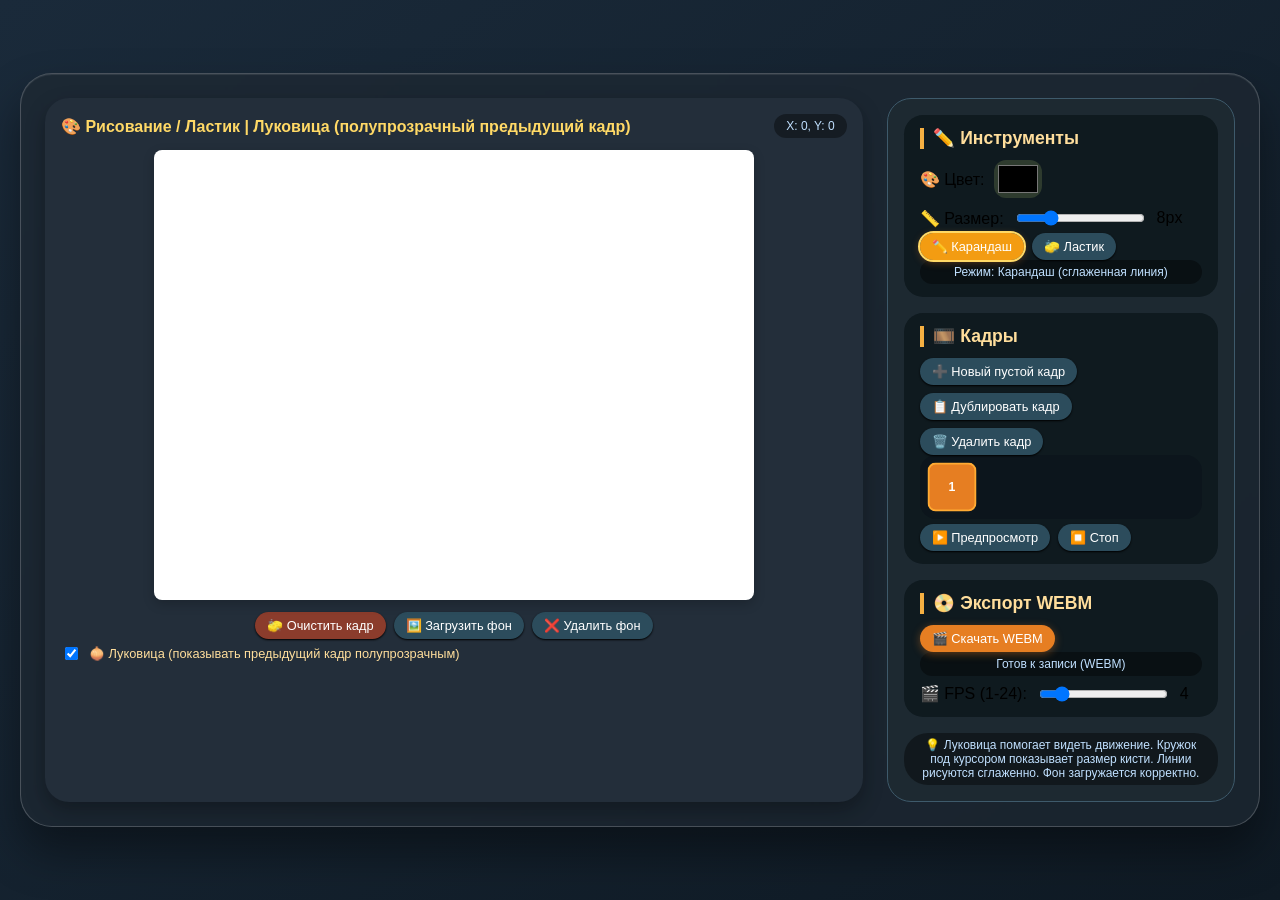
<file: index.html>
<!DOCTYPE html>
<html lang="ru">
<head>
    <meta charset="UTF-8">
    <meta name="viewport" content="width=device-width, initial-scale=1.0, user-scalable=no">
    <title>Аниматор | Покадровая анимация + Луковица + WEBM</title>
    <style>
        * {
            user-select: none;
            box-sizing: border-box;
        }

        body {
            background: linear-gradient(145deg, #1a2a3a 0%, #0f1a24 100%);
            font-family: 'Segoe UI', 'Roboto', 'Poppins', sans-serif;
            display: flex;
            justify-content: center;
            align-items: center;
            min-height: 100vh;
            margin: 0;
            padding: 20px;
        }

        .app-container {
            max-width: 1400px;
            width: 100%;
            background: rgba(30, 40, 50, 0.7);
            backdrop-filter: blur(1px);
            border-radius: 2rem;
            padding: 1.5rem;
            box-shadow: 0 25px 45px rgba(0,0,0,0.4), inset 0 1px 1px rgba(255,255,255,0.1);
            border: 1px solid rgba(255,255,255,0.2);
        }

        .editor-grid {
            display: flex;
            flex-wrap: wrap;
            gap: 1.5rem;
            justify-content: center;
        }

        .canvas-area {
            flex: 3;
            min-width: 280px;
            background: #232e3a;
            border-radius: 1.5rem;
            padding: 1rem;
            box-shadow: 0 8px 20px rgba(0,0,0,0.3);
        }

        .canvas-wrapper {
            background: #2e3b2e;
            border-radius: 1rem;
            display: inline-block;
            box-shadow: 0 0 0 3px #ffd966, 0 10px 25px black;
            position: relative;
        }

        canvas {
            display: block;
            margin: 0 auto;
            background-color: white;
            cursor: crosshair;
            border-radius: 0.5rem;
            box-shadow: 0 4px 12px rgba(0,0,0,0.2);
        }

        .tools-panel {
            flex: 1.2;
            min-width: 260px;
            background: #1e2b32e6;
            backdrop-filter: blur(4px);
            border-radius: 1.5rem;
            padding: 1rem;
            display: flex;
            flex-direction: column;
            gap: 1rem;
            border: 1px solid #3e5a6b;
        }

        .section {
            background: #0f1a1f;
            border-radius: 1.2rem;
            padding: 0.8rem 1rem;
            transition: 0.2s;
        }

        .section h3 {
            margin: 0 0 0.7rem 0;
            font-size: 1.1rem;
            color: #ffde9c;
            border-left: 4px solid #f5b042;
            padding-left: 0.6rem;
        }

        button, .color-preview, input[type="range"] {
            font-weight: bold;
        }

        .button-group {
            display: flex;
            flex-wrap: wrap;
            gap: 8px;
            margin-top: 5px;
        }

        button {
            background: #2c4c5c;
            border: none;
            color: white;
            padding: 6px 12px;
            border-radius: 40px;
            font-size: 0.8rem;
            cursor: pointer;
            transition: all 0.2s ease;
            box-shadow: 0 1px 2px black;
            font-weight: 500;
        }

        button.primary {
            background: #e67e22;
            color: white;
            box-shadow: 0 2px 8px rgba(230,126,34,0.4);
        }

        button.primary:hover {
            background: #f39c12;
            transform: scale(0.96);
        }

        button:hover {
            background: #3e6e84;
            transform: translateY(-1px);
        }

        button.danger {
            background: #8b3c2c;
        }
        button.danger:hover {
            background: #b14531;
        }
        button.active-mode {
            background: #f39c12;
            outline: 2px solid #ffd966;
        }

        .color-row {
            display: flex;
            align-items: center;
            gap: 10px;
            flex-wrap: wrap;
        }

        .brush-size {
            display: flex;
            align-items: center;
            gap: 10px;
        }

        input[type="color"] {
            width: 48px;
            height: 38px;
            border-radius: 12px;
            border: none;
            background: #2e3b2e;
            cursor: pointer;
        }

        .frame-list {
            background: #0c151c;
            border-radius: 1rem;
            padding: 0.5rem;
            max-height: 120px;
            overflow-y: auto;
            display: flex;
            gap: 8px;
            flex-wrap: wrap;
        }

        .frame-thumb {
            background: #2c4c5c;
            width: 48px;
            height: 48px;
            border-radius: 8px;
            display: flex;
            align-items: center;
            justify-content: center;
            font-size: 12px;
            cursor: pointer;
            transition: 0.1s;
            font-weight: bold;
            border: 2px solid transparent;
        }
        .frame-thumb.active {
            border-color: #ffaa33;
            background: #e67e22;
            color: white;
            transform: scale(1.02);
        }

        .status {
            background: #00000066;
            border-radius: 24px;
            padding: 5px 12px;
            font-size: 0.75rem;
            text-align: center;
            color: #c0e0ff;
        }
        .checkbox-label {
            display: flex;
            align-items: center;
            gap: 8px;
            font-size: 0.8rem;
            color: #ffde9c;
            margin-top: 5px;
            cursor: pointer;
        }
        @media (max-width: 760px) {
            .editor-grid { flex-direction: column; }
            canvas { width: 100%; height: auto; }
        }
        .flex-between {
            display: flex;
            justify-content: space-between;
            align-items: center;
        }
    </style>
</head>
<body>
<div class="app-container">
    <div class="editor-grid">
        <div class="canvas-area">
            <div class="flex-between" style="margin-bottom: 12px;">
                <span style="color:#ffd966; font-weight: bold;">🎨 Рисование / Ластик | Луковица (полупрозрачный предыдущий кадр)</span>
                <span id="coordStatus" class="status">X: 0, Y: 0</span>
            </div>
            <div style="text-align: center; position: relative;">
                <canvas id="mainCanvas" width="600" height="450" style="width:100%; height:auto; max-width:600px; aspect-ratio:600/450"></canvas>
            </div>
            <div class="button-group" style="justify-content: center; margin-top: 12px;">
                <button id="clearCanvasBtn" class="danger">🧽 Очистить кадр</button>
                <button id="addBgImageBtn">🖼️ Загрузить фон</button>
                <button id="removeBgBtn">❌ Удалить фон</button>
            </div>
            <div class="checkbox-label">
                <input type="checkbox" id="onionSkinToggle" checked> 
                <span>🧅 Луковица (показывать предыдущий кадр полупрозрачным)</span>
            </div>
        </div>

        <div class="tools-panel">
            <div class="section">
                <h3>✏️ Инструменты</h3>
                <div class="color-row">
                    <span>🎨 Цвет:</span>
                    <input type="color" id="brushColor" value="#000000">
                    <div class="brush-size">
                        <span>📏 Размер:</span>
                        <input type="range" id="brushSize" min="1" max="30" value="8">
                        <span id="sizeValue">8px</span>
                    </div>
                </div>
                <div class="button-group">
                    <button id="drawModeBtn" class="primary active-mode">✏️ Карандаш</button>
                    <button id="eraserModeBtn">🧽 Ластик</button>
                </div>
                <div class="status" id="modeStatus">Режим: Карандаш (сглаженная линия)</div>
            </div>

            <div class="section">
                <h3>🎞️ Кадры</h3>
                <div class="button-group">
                    <button id="newFrameBtn">➕ Новый пустой кадр</button>
                    <button id="duplicateFrameBtn">📋 Дублировать кадр</button>
                    <button id="deleteFrameBtn">🗑️ Удалить кадр</button>
                </div>
                <div class="frame-list" id="frameListContainer"></div>
                <div class="button-group">
                    <button id="previewAnimBtn">▶️ Предпросмотр</button>
                    <button id="stopAnimBtn">⏹️ Стоп</button>
                </div>
            </div>

            <div class="section">
                <h3>📀 Экспорт WEBM</h3>
                <div class="button-group">
                    <button id="exportVideoBtn" class="primary">🎬 Скачать WEBM</button>
                </div>
                <div class="status" id="exportStatus">Готов к записи (WEBM)</div>
                <div class="brush-size" style="margin-top: 8px;">
                    <span>🎬 FPS (1-24):</span>
                    <input type="range" id="fpsSlider" min="1" max="24" value="4" step="1">
                    <span id="fpsValue">4</span>
                </div>
            </div>
            <div class="status">
                💡 Луковица помогает видеть движение. Кружок под курсором показывает размер кисти.
                Линии рисуются сглаженно. Фон загружается корректно.
            </div>
        </div>
    </div>
</div>

<script>
    (function(){
        const canvas = document.getElementById('mainCanvas');
        const ctx = canvas.getContext('2d');
        
        // Рисование
        let drawing = false;
        let currentMode = "draw";
        let brushColor = '#000000';
        let brushSize = 8;
        
        // Хранение кадров (userLayers - рисунки пользователя, БЕЗ фона)
        let userLayers = [];
        let currentFrameIndex = 0;
        let animationInterval = null;
        
        // Фоновое изображение
        let backgroundImage = null;
        let backgroundLoaded = false;
        
        // Луковица
        let onionSkinEnabled = true;
        
        const canvasWidth = 600;
        const canvasHeight = 450;
        canvas.width = canvasWidth;
        canvas.height = canvasHeight;
        
        // Курсор
        let currentCursorX = -1, currentCursorY = -1;
        
        // ----- Пустой слой (прозрачный) -----
        function createEmptyLayer() {
            const imgData = ctx.createImageData(canvasWidth, canvasHeight);
            for (let i = 0; i < imgData.data.length; i += 4) {
                imgData.data[i+3] = 0;
            }
            return imgData;
        }
        
        // ----- Отрисовка с луковицей и курсором -----
        function renderWithLayers() {
            if (!userLayers.length) return;
            
            ctx.clearRect(0, 0, canvasWidth, canvasHeight);
            
            // 1. Фон
            if (backgroundImage && backgroundLoaded) {
                ctx.drawImage(backgroundImage, 0, 0, canvasWidth, canvasHeight);
            } else {
                ctx.fillStyle = "#FFFFFF";
                ctx.fillRect(0, 0, canvasWidth, canvasHeight);
            }
            
            // 2. Луковица (предыдущий кадр с прозрачностью)
            if (onionSkinEnabled && currentFrameIndex > 0 && userLayers[currentFrameIndex - 1]) {
                ctx.save();
                ctx.globalAlpha = 0.35;
                ctx.putImageData(userLayers[currentFrameIndex - 1], 0, 0);
                ctx.restore();
            }
            
            // 3. Текущий кадр (рисунок пользователя)
            if (userLayers[currentFrameIndex]) {
                ctx.putImageData(userLayers[currentFrameIndex], 0, 0);
            }
            
            // 4. Кружок курсора (показывает размер кисти)
            if (currentCursorX >= 0 && currentCursorY >= 0 && currentCursorX <= canvasWidth && currentCursorY <= canvasHeight) {
                ctx.beginPath();
                ctx.arc(currentCursorX, currentCursorY, brushSize / 2, 0, Math.PI * 2);
                ctx.strokeStyle = currentMode === 'draw' ? brushColor : '#ff8888';
                ctx.lineWidth = 2;
                ctx.stroke();
                ctx.beginPath();
                ctx.arc(currentCursorX, currentCursorY, brushSize / 2, 0, Math.PI * 2);
                ctx.strokeStyle = '#000000';
                ctx.lineWidth = 1;
                ctx.stroke();
            }
        }
        
        // Рисование точки
        function drawDotOnLayer(x, y, color, size) {
            let layerData = userLayers[currentFrameIndex];
            if (!layerData) return;
            const radius = size / 2;
            const r = parseInt(color.slice(1,3), 16);
            const g = parseInt(color.slice(3,5), 16);
            const b = parseInt(color.slice(5,7), 16);
            
            const startX = Math.max(0, Math.floor(x - radius));
            const startY = Math.max(0, Math.floor(y - radius));
            const endX = Math.min(canvasWidth, Math.ceil(x + radius));
            const endY = Math.min(canvasHeight, Math.ceil(y + radius));
            
            for (let py = startY; py < endY; py++) {
                for (let px = startX; px < endX; px++) {
                    const dx = px - x;
                    const dy = py - y;
                    if (Math.hypot(dx, dy) <= radius) {
                        const idx = (py * canvasWidth + px) * 4;
                        layerData.data[idx] = r;
                        layerData.data[idx+1] = g;
                        layerData.data[idx+2] = b;
                        layerData.data[idx+3] = 255;
                    }
                }
            }
        }
        
        function eraseDotOnLayer(x, y, size) {
            let layerData = userLayers[currentFrameIndex];
            if (!layerData) return;
            const radius = size / 2;
            const startX = Math.max(0, Math.floor(x - radius));
            const startY = Math.max(0, Math.floor(y - radius));
            const endX = Math.min(canvasWidth, Math.ceil(x + radius));
            const endY = Math.min(canvasHeight, Math.ceil(y + radius));
            
            for (let py = startY; py < endY; py++) {
                for (let px = startX; px < endX; px++) {
                    const dx = px - x;
                    const dy = py - y;
                    if (Math.hypot(dx, dy) <= radius) {
                        const idx = (py * canvasWidth + px) * 4;
                        layerData.data[idx+3] = 0;
                    }
                }
            }
        }
        
        // Линия с интерполяцией (гладкая)
        let lastX = null, lastY = null;
        function drawLine(fromX, fromY, toX, toY, color, size, isErasing) {
            const distance = Math.hypot(toX - fromX, toY - fromY);
            if (distance < 0.01) return;
            const steps = Math.max(2, Math.ceil(distance / (size * 0.3)));
            for (let step = 0; step <= steps; step++) {
                const t = step / steps;
                const x = fromX + (toX - fromX) * t;
                const y = fromY + (toY - fromY) * t;
                if (isErasing) {
                    eraseDotOnLayer(x, y, size);
                } else {
                    drawDotOnLayer(x, y, color, size);
                }
            }
        }
        
        // Координаты
        function getCanvasCoords(e) {
            const rect = canvas.getBoundingClientRect();
            const scaleX = canvas.width / rect.width;
            const scaleY = canvas.height / rect.height;
            let clientX, clientY;
            if (e.touches) {
                clientX = e.touches[0].clientX;
                clientY = e.touches[0].clientY;
            } else {
                clientX = e.clientX;
                clientY = e.clientY;
            }
            let x = (clientX - rect.left) * scaleX;
            let y = (clientY - rect.top) * scaleY;
            x = Math.min(Math.max(0, x), canvasWidth);
            y = Math.min(Math.max(0, y), canvasHeight);
            return { x, y };
        }
        
        // Обработчики рисования
        function startDraw(e) {
            drawing = true;
            const coords = getCanvasCoords(e);
            lastX = coords.x;
            lastY = coords.y;
            if (currentMode === "draw") {
                drawDotOnLayer(lastX, lastY, brushColor, brushSize);
            } else {
                eraseDotOnLayer(lastX, lastY, brushSize);
            }
            renderWithLayers();
            e.preventDefault();
        }
        
        function drawMove(e) {
            if (!drawing) return;
            const coords = getCanvasCoords(e);
            const curX = coords.x;
            const curY = coords.y;
            if (lastX !== null && lastY !== null) {
                if (currentMode === "draw") {
                    drawLine(lastX, lastY, curX, curY, brushColor, brushSize, false);
                } else {
                    drawLine(lastX, lastY, curX, curY, brushColor, brushSize, true);
                }
            }
            lastX = curX;
            lastY = curY;
            renderWithLayers();
            e.preventDefault();
        }
        
        function endDraw() {
            drawing = false;
            lastX = null;
            lastY = null;
        }
        
        function updateCoordAndCursor(e) {
            const coords = getCanvasCoords(e);
            currentCursorX = coords.x;
            currentCursorY = coords.y;
            document.getElementById('coordStatus').innerText = `X:${Math.round(currentCursorX)}, Y:${Math.round(currentCursorY)}`;
            renderWithLayers();
        }
        
        // ----- Управление кадрами -----
        function addNewEmptyFrame() {
            userLayers.push(createEmptyLayer());
            currentFrameIndex = userLayers.length - 1;
            renderWithLayers();
            updateFrameListUI();
        }
        
        function duplicateCurrentFrame() {
            const currentLayer = userLayers[currentFrameIndex];
            const copyData = ctx.createImageData(canvasWidth, canvasHeight);
            copyData.data.set(currentLayer.data);
            userLayers.splice(currentFrameIndex + 1, 0, copyData);
            currentFrameIndex++;
            renderWithLayers();
            updateFrameListUI();
        }
        
        function deleteCurrentFrame() {
            if (userLayers.length <= 1) return;
            userLayers.splice(currentFrameIndex, 1);
            if (currentFrameIndex >= userLayers.length) currentFrameIndex = userLayers.length - 1;
            renderWithLayers();
            updateFrameListUI();
        }
        
        function clearCurrentCanvas() {
            userLayers[currentFrameIndex] = createEmptyLayer();
            renderWithLayers();
        }
        
        function updateFrameListUI() {
            const container = document.getElementById('frameListContainer');
            container.innerHTML = '';
            userLayers.forEach((_, idx) => {
                const div = document.createElement('div');
                div.className = 'frame-thumb' + (idx === currentFrameIndex ? ' active' : '');
                div.innerText = idx + 1;
                div.onclick = () => {
                    currentFrameIndex = idx;
                    renderWithLayers();
                    updateFrameListUI();
                };
                container.appendChild(div);
            });
        }
        
        // ----- ФОН -----
        function setBackgroundImage(file) {
            if (!file) return;
            const reader = new FileReader();
            reader.onload = (e) => {
                const img = new Image();
                img.onload = () => {
                    backgroundImage = img;
                    backgroundLoaded = true;
                    renderWithLayers();
                    document.getElementById('exportStatus').innerHTML = '✅ Фон загружен';
                    setTimeout(() => {
                        if(document.getElementById('exportStatus').innerHTML === '✅ Фон загружен')
                            document.getElementById('exportStatus').innerHTML = 'Готов к записи';
                    }, 1500);
                };
                img.onerror = () => alert('Ошибка загрузки изображения');
                img.src = e.target.result;
            };
            reader.readAsDataURL(file);
        }
        
        function removeBackground() {
            backgroundImage = null;
            backgroundLoaded = false;
            renderWithLayers();
            document.getElementById('exportStatus').innerHTML = 'Фон удалён';
        }
        
        // ----- Предпросмотр анимации -----
        function previewAnimation() {
            if (animationInterval) clearInterval(animationInterval);
            const fps = parseInt(document.getElementById('fpsSlider').value);
            let frameIdx = currentFrameIndex;
            animationInterval = setInterval(() => {
                if (userLayers.length === 0) return;
                frameIdx = (frameIdx + 1) % userLayers.length;
                currentFrameIndex = frameIdx;
                renderWithLayers();
                updateFrameListUI();
            }, 1000 / fps);
        }
        
        function stopAnimation() {
            if (animationInterval) {
                clearInterval(animationInterval);
                animationInterval = null;
            }
        }
        
        // ----- ЭКСПОРТ ВИДЕО (ИСПРАВЛЕНАЯ ВЕРСИЯ) -----
        async function exportAsVideo() {
            // Останавливаем предпросмотр
            stopAnimation();
            
            const fps = parseInt(document.getElementById('fpsSlider').value);
            const totalFrames = userLayers.length;
            
            if (totalFrames === 0) {
                alert("Нет кадров для экспорта");
                return;
            }
            
            // Сохраняем состояние луковицы и текущий кадр
            const wasOnionEnabled = onionSkinEnabled;
            const savedFrameIndex = currentFrameIndex;
            
            // Временно отключаем луковицу для записи
            onionSkinEnabled = false;
            
            document.getElementById('exportStatus').innerHTML = '🎥 Запись видео...';
            
            // Функция для рендера конкретного кадра (без луковицы, без курсора)
            function renderFrameForRecording(frameIndex) {
                ctx.clearRect(0, 0, canvasWidth, canvasHeight);
                // Фон
                if (backgroundImage && backgroundLoaded) {
                    ctx.drawImage(backgroundImage, 0, 0, canvasWidth, canvasHeight);
                } else {
                    ctx.fillStyle = "#FFFFFF";
                    ctx.fillRect(0, 0, canvasWidth, canvasHeight);
                }
                // Рисунок кадра
                if (userLayers[frameIndex]) {
                    ctx.putImageData(userLayers[frameIndex], 0, 0);
                }
            }
            
            // Создаем поток с canvas
            const stream = canvas.captureStream(fps);
            const mediaRecorder = new MediaRecorder(stream, { mimeType: 'video/webm' });
            let chunks = [];
            
            mediaRecorder.ondataavailable = e => {
                if (e.data.size > 0) chunks.push(e.data);
            };
            
            mediaRecorder.onstop = () => {
                const blob = new Blob(chunks, { type: 'video/webm' });
                const url = URL.createObjectURL(blob);
                const a = document.createElement('a');
                a.href = url;
                a.download = 'animation.webm';
                document.body.appendChild(a);
                a.click();
                document.body.removeChild(a);
                URL.revokeObjectURL(url);
                document.getElementById('exportStatus').innerHTML = '✅ Видео готово! (WebM)';
                
                // Восстанавливаем луковицу и текущий кадр
                onionSkinEnabled = wasOnionEnabled;
                currentFrameIndex = savedFrameIndex;
                renderWithLayers();
                updateFrameListUI();
            };
            
            // Запускаем запись
            mediaRecorder.start();
            
            // Проигрываем все кадры по порядку
            let currentRender = 0;
            const interval = setInterval(() => {
                if (currentRender < totalFrames) {
                    renderFrameForRecording(currentRender);
                    currentRender++;
                } else {
                    clearInterval(interval);
                    mediaRecorder.stop();
                }
            }, 1000 / fps);
            
            // Защита от зависания
            setTimeout(() => {
                if (mediaRecorder.state === 'recording') {
                    clearInterval(interval);
                    mediaRecorder.stop();
                }
            }, totalFrames * (1000 / fps) + 2000);
        }
        
        // ----- Инициализация -----
        function init() {
            // Стартовый кадр
            userLayers = [createEmptyLayer()];
            currentFrameIndex = 0;
            renderWithLayers();
            updateFrameListUI();
            
            // События мыши и касаний
            canvas.addEventListener('mousedown', startDraw);
            canvas.addEventListener('mousemove', (e) => { 
                if(drawing) drawMove(e); 
                updateCoordAndCursor(e);
            });
            canvas.addEventListener('mouseup', endDraw);
            canvas.addEventListener('mouseleave', () => { 
                endDraw(); 
                currentCursorX = -1; 
                renderWithLayers();
            });
            canvas.addEventListener('touchstart', (e) => { e.preventDefault(); startDraw(e); });
            canvas.addEventListener('touchmove', (e) => { e.preventDefault(); drawMove(e); updateCoordAndCursor(e); });
            canvas.addEventListener('touchend', endDraw);
            
            // Кнопки UI
            document.getElementById('drawModeBtn').onclick = () => {
                currentMode = "draw";
                document.getElementById('modeStatus').innerText = 'Режим: Карандаш';
                document.getElementById('drawModeBtn').classList.add('active-mode');
                document.getElementById('eraserModeBtn').classList.remove('active-mode');
                renderWithLayers();
            };
            document.getElementById('eraserModeBtn').onclick = () => {
                currentMode = "eraser";
                document.getElementById('modeStatus').innerText = 'Режим: Ластик';
                document.getElementById('eraserModeBtn').classList.add('active-mode');
                document.getElementById('drawModeBtn').classList.remove('active-mode');
                renderWithLayers();
            };
            document.getElementById('brushColor').onchange = (e) => { brushColor = e.target.value; renderWithLayers(); };
            document.getElementById('brushSize').oninput = (e) => {
                brushSize = parseInt(e.target.value);
                document.getElementById('sizeValue').innerText = brushSize + 'px';
                renderWithLayers();
            };
            document.getElementById('clearCanvasBtn').onclick = clearCurrentCanvas;
            document.getElementById('addBgImageBtn').onclick = () => {
                const input = document.createElement('input');
                input.type = 'file';
                input.accept = 'image/*';
                input.onchange = (e) => { if(e.target.files[0]) setBackgroundImage(e.target.files[0]); };
                input.click();
            };
            document.getElementById('removeBgBtn').onclick = removeBackground;
            document.getElementById('newFrameBtn').onclick = addNewEmptyFrame;
            document.getElementById('duplicateFrameBtn').onclick = duplicateCurrentFrame;
            document.getElementById('deleteFrameBtn').onclick = deleteCurrentFrame;
            document.getElementById('previewAnimBtn').onclick = previewAnimation;
            document.getElementById('stopAnimBtn').onclick = stopAnimation;
            document.getElementById('exportVideoBtn').onclick = exportAsVideo;
            
            const fpsSlider = document.getElementById('fpsSlider');
            const fpsValue = document.getElementById('fpsValue');
            fpsSlider.oninput = () => { fpsValue.innerText = fpsSlider.value; };
            
            const onionToggle = document.getElementById('onionSkinToggle');
            onionToggle.onchange = (e) => { onionSkinEnabled = e.target.checked; renderWithLayers(); };
        }
        
        init();
    })();
</script>
</body>
</html>
</file>
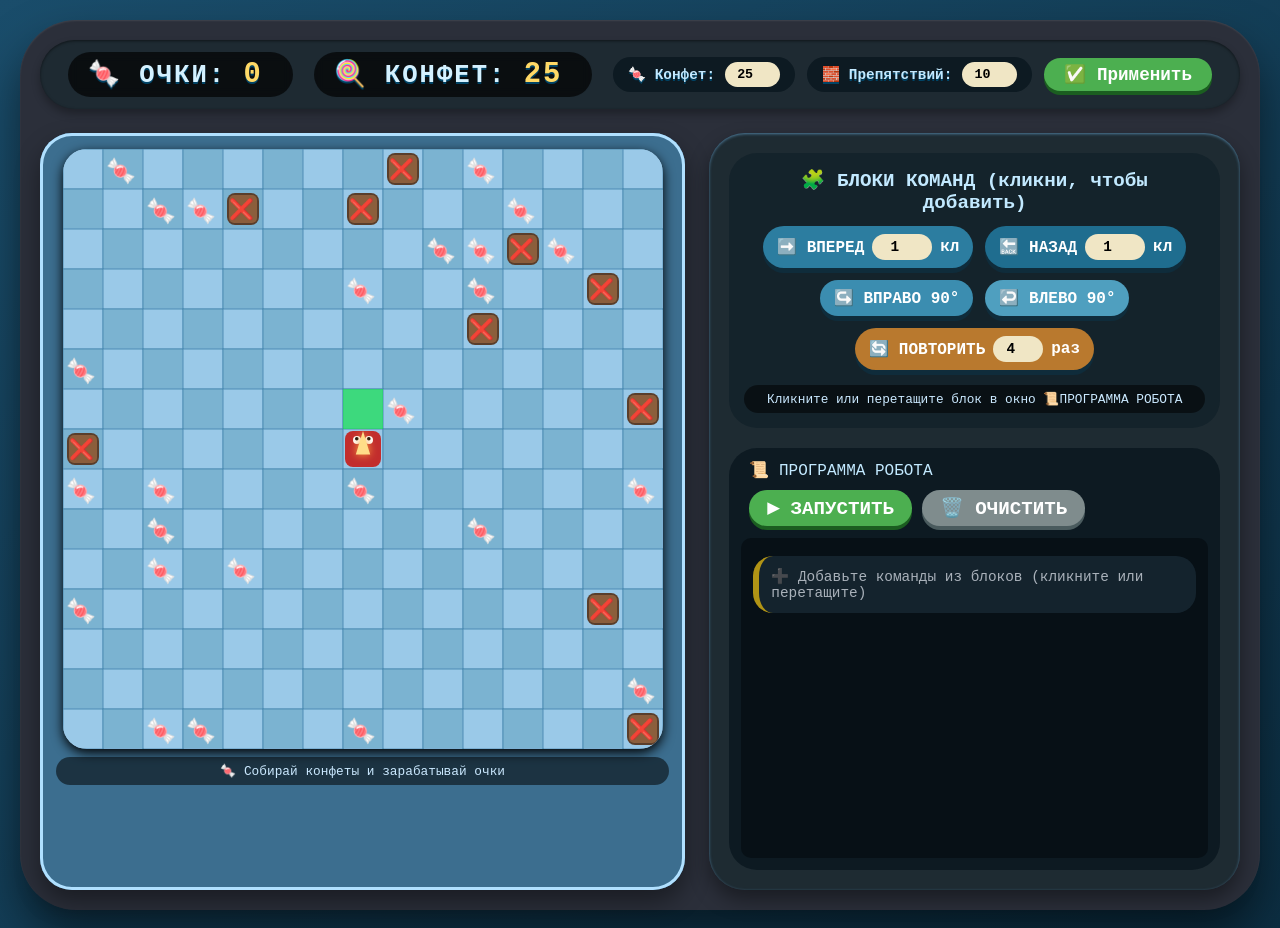
<file: turtle/index.html>
<!DOCTYPE html>
<html lang="ru">
<head>
    <meta charset="UTF-8">
    <meta name="viewport" content="width=device-width, initial-scale=1.0, user-scalable=no">
    <title>Робот-сладкоежка</title>
    <link rel="stylesheet" href="style.css">
</head>
<body>
<div class="game-container">
    <div class="stats-panel">
        <div class="score-box">🍬 ОЧКИ: <span id="scoreValue">0</span></div>
        <div class="candies-left">🍭 КОНФЕТ: <span id="candiesLeft">0</span></div>
        <div class="controls-group">
            <div class="param-control">
                <label>🍬 Конфет:</label>
                <input type="number" id="candiesCountInput" min="5" max="100" value="25" step="1">
            </div>
            <div class="param-control">
                <label>🧱 Препятствий:</label>
                <input type="number" id="obstaclesCountInput" min="0" max="80" value="10" step="1">
            </div>
            <button class="apply-btn" id="applySettingsBtn">✅ Применить</button>
            <!--<button class="reset-btn" id="resetWorldBtn">🌀 Сброс поля</button>-->
        </div>
    </div>
    <div class="main-layout">
        <div class="field-area">
            <canvas id="gameCanvas" width="600" height="600" style="width:100%; height:auto; max-width:600px; aspect-ratio:1/1"></canvas>
            <div class="info-message">🍬 Собирай конфеты и зарабатывай очки</div>
        </div>
        <div class="code-panel">
            <div class="blocks-library">
                <div class="blocks-title">🧩 БЛОКИ КОМАНД (кликни, чтобы добавить)</div>
                <div class="blocks-container">
                    <div class="command-block block-fwd" data-type="forward">➡️ ВПЕРЕД 
                        <input type="number" class="param-input forward-steps" value="1" min="1" max="50" step="1"> кл
                    </div>
                    <div class="command-block block-back" data-type="back">🔙 НАЗАД 
                        <input type="number" class="param-input back-steps" value="1" min="1" max="50" step="1"> кл
                    </div>
                    <div class="command-block block-right" data-type="right">↪️ ВПРАВО 90°</div>
                    <div class="command-block block-left" data-type="left">↩️ ВЛЕВО 90°</div>
                    <div class="command-block block-loop" data-type="loop">🔄 ПОВТОРИТЬ 
                        <input type="number" class="param-input loop-param" value="4" min="1" max="200" step="1"> раз
                    </div>
                </div>
                <div class="info-message">Кликните или перетащите блок в окно 📜ПРОГРАММА РОБОТА</div>
            </div>
            <div class="script-area">
                <div class="script-header">
                    <span>📜 ПРОГРАММА РОБОТА</span>
                    <div>
                        <button class="run-btn" id="runProgramBtn">▶ ЗАПУСТИТЬ</button>
                        <button class="run-btn clear-btn" id="clearProgramBtn">🗑️ ОЧИСТИТЬ</button>
                    </div>
                </div>
                <ul class="script-list" id="scriptList"></ul>

            </div>
        </div>
    </div>
</div>
<script src="script.js"></script>
</body>
</html>
</file>
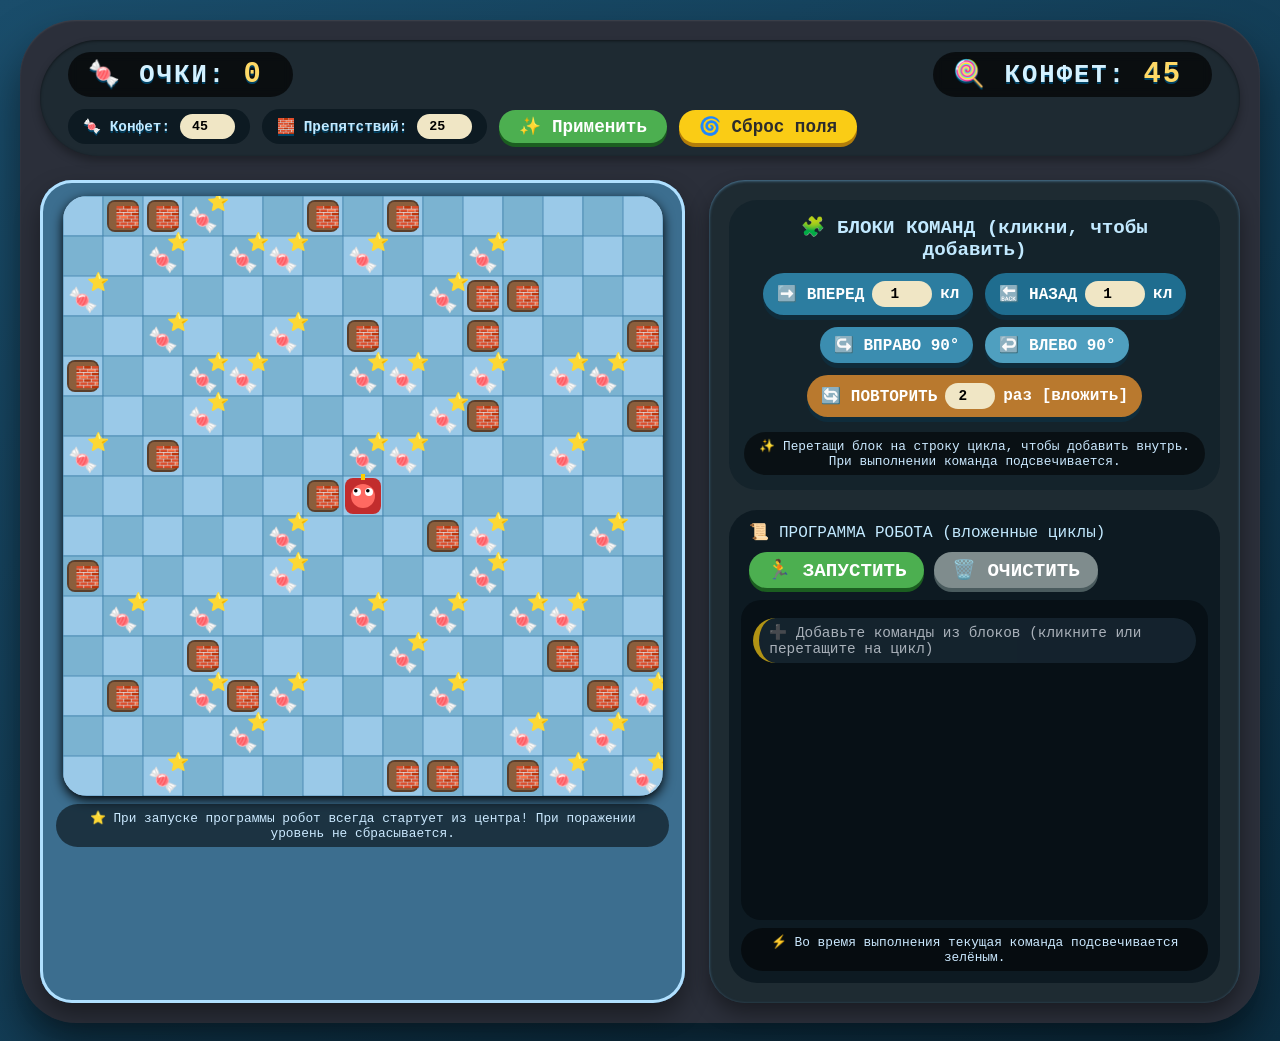
<file: deepseek_html_20260329_71c23f.html>
<!DOCTYPE html>
<html lang="ru">
<head>
    <meta charset="UTF-8">
    <meta name="viewport" content="width=device-width, initial-scale=1.0, user-scalable=no">
    <title>Робот-сладкоежка: Старт из центра, проигрыш без сброса уровня</title>
    <style>
        * {
            box-sizing: border-box;
            user-select: none;
        }

        body {
            font-family: 'Segoe UI', 'Courier New', monospace;
            background: linear-gradient(145deg, #1a4d6b 0%, #0c2e42 100%);
            min-height: 100vh;
            display: flex;
            justify-content: center;
            align-items: center;
            padding: 20px;
            margin: 0;
        }

        .game-container {
            max-width: 1550px;
            width: 100%;
            background: #2b2f3a;
            border-radius: 56px;
            box-shadow: 0 25px 45px rgba(0,0,0,0.5), inset 0 1px 2px rgba(255,255,255,0.1);
            padding: 20px;
        }

        .stats-panel {
            display: flex;
            justify-content: space-between;
            align-items: center;
            background: #1e2a32;
            border-radius: 60px;
            padding: 12px 28px;
            margin-bottom: 24px;
            color: #d4f1ff;
            font-weight: bold;
            text-shadow: 0 2px 0 #004466;
            box-shadow: inset 0 1px 3px rgba(0,0,0,0.5), 0 5px 8px rgba(0,0,0,0.3);
            flex-wrap: wrap;
            gap: 12px;
        }

        .score-box, .candies-left {
            background: #000000aa;
            backdrop-filter: blur(4px);
            padding: 6px 20px;
            border-radius: 40px;
            font-size: 1.6rem;
            letter-spacing: 2px;
        }

        .score-box span, .candies-left span {
            color: #ffd966;
            font-size: 1.8rem;
            margin-right: 10px;
        }

        .controls-group {
            display: flex;
            gap: 12px;
            align-items: center;
            flex-wrap: wrap;
        }

        .param-control {
            background: #0d1a22;
            padding: 5px 15px;
            border-radius: 40px;
            display: inline-flex;
            align-items: center;
            gap: 10px;
            color: #c2e9ff;
        }
        .param-control label {
            font-size: 0.9rem;
        }
        .param-control input {
            width: 55px;
            background: #f0e6c5;
            border: none;
            border-radius: 30px;
            padding: 5px;
            text-align: center;
            font-weight: bold;
            font-family: monospace;
        }
        .reset-btn, .apply-btn {
            background: #facc15;
            border: none;
            font-size: 1.1rem;
            font-weight: bold;
            padding: 6px 20px;
            border-radius: 40px;
            cursor: pointer;
            font-family: monospace;
            transition: 0.1s linear;
            color: #2c2c2c;
            box-shadow: 0 4px 0 #b27d0a;
        }
        .apply-btn {
            background: #4caf50;
            box-shadow: 0 4px 0 #1b5e20;
            color: white;
        }
        .reset-btn:active, .apply-btn:active {
            transform: translateY(2px);
            box-shadow: 0 1px 0 #b27d0a;
        }

        .main-layout {
            display: flex;
            flex-wrap: wrap;
            gap: 24px;
        }

        .field-area {
            flex: 2;
            min-width: 320px;
            background: #3c6e8f;
            border-radius: 32px;
            padding: 16px;
            box-shadow: inset 0 0 0 3px #b0e0ff, 0 12px 24px rgba(0,0,0,0.4);
        }

        canvas {
            display: block;
            margin: 0 auto;
            background-color: #aad4f5;
            border-radius: 24px;
            box-shadow: 0 4px 12px black;
            width: 100%;
            height: auto;
            cursor: pointer;
        }

        .code-panel {
            flex: 1.6;
            min-width: 300px;
            background: #1e2b32;
            border-radius: 36px;
            display: flex;
            flex-direction: column;
            gap: 20px;
            padding: 20px;
            box-shadow: inset 0 1px 3px #4e7b9a, 0 10px 20px rgba(0,0,0,0.4);
        }

        .blocks-library {
            background: #14232b;
            border-radius: 28px;
            padding: 15px;
        }
        .blocks-title {
            color: #c2e9ff;
            font-size: 1.2rem;
            margin-bottom: 12px;
            text-align: center;
            font-weight: bold;
        }
        .blocks-container {
            display: flex;
            flex-wrap: wrap;
            gap: 12px;
            justify-content: center;
            margin-bottom: 15px;
        }
        .command-block {
            background: #2c4c64;
            padding: 8px 14px;
            border-radius: 60px;
            font-weight: bold;
            font-size: 1rem;
            font-family: monospace;
            color: white;
            cursor: pointer;
            transition: 0.05s linear;
            box-shadow: 0 5px 0 #0f2c3b;
            display: inline-flex;
            align-items: center;
            gap: 8px;
        }
        .command-block:active {
            transform: translateY(2px);
            box-shadow: 0 2px 0 #0f2c3b;
        }
        .block-fwd { background: #2c7da0; }
        .block-back { background: #1f6d8f; }
        .block-right { background: #3b8db0; }
        .block-left { background: #4f9fbf; }
        .block-loop { background: #b9792e; }
        
        .param-input {
            width: 60px;
            background: #f0e6c5;
            border: none;
            border-radius: 30px;
            padding: 5px;
            text-align: center;
            font-weight: bold;
            font-family: monospace;
            font-size: 0.9rem;
        }
        .loop-param {
            width: 50px;
        }
        .script-area {
            background: #0d1a22;
            border-radius: 28px;
            padding: 12px;
            flex: 1;
            display: flex;
            flex-direction: column;
        }
        .script-header {
            display: flex;
            justify-content: space-between;
            align-items: baseline;
            margin-bottom: 12px;
            color: #c2e9ff;
            padding: 0 8px;
            flex-wrap: wrap;
            gap: 10px;
        }
        .run-btn {
            background: #4caf50;
            border: none;
            font-size: 1.2rem;
            padding: 6px 18px;
            border-radius: 50px;
            font-weight: bold;
            cursor: pointer;
            font-family: monospace;
            box-shadow: 0 4px 0 #1b5e20;
            color: white;
        }
        .run-btn:active { transform: translateY(2px); box-shadow: 0 1px 0 #1b5e20; }
        .clear-btn {
            background: #7f8c8d;
            box-shadow: 0 4px 0 #4a5b5e;
        }
        .script-list {
            background: #071016;
            border-radius: 20px;
            padding: 12px;
            min-height: 320px;
            max-height: 440px;
            overflow-y: auto;
            list-style: none;
            margin: 0;
        }
        .script-list li {
            background: #1a2c38;
            margin: 6px 0;
            padding: 6px 10px;
            border-radius: 50px;
            display: flex;
            flex-wrap: wrap;
            align-items: center;
            justify-content: space-between;
            font-family: monospace;
            font-size: 0.9rem;
            color: #eef5ff;
            border-left: 6px solid #facc15;
            transition: all 0.1s ease;
        }
        .script-list li.active-command {
            background: #3a6e4a;
            border-left: 6px solid #ffaa44;
            box-shadow: 0 0 8px #ffaa44;
            transform: scale(1.01);
        }
        .nested-list {
            margin-left: 24px;
            border-left: 2px dashed #facc15;
            padding-left: 12px;
            width: 100%;
        }
        .del-cmd, .del-loop {
            background: none;
            border: none;
            color: #ff8a7a;
            font-weight: bold;
            font-size: 1.2rem;
            cursor: pointer;
            width: 28px;
            border-radius: 30px;
        }
        .info-message {
            font-size: 0.8rem;
            text-align: center;
            background: #00000088;
            border-radius: 28px;
            padding: 6px;
            margin-top: 8px;
            color: #cbe9ff;
        }
        .game-over-message {
            position: fixed;
            top: 50%;
            left: 50%;
            transform: translate(-50%, -50%);
            background: #000000dd;
            backdrop-filter: blur(10px);
            color: #ffaa66;
            font-size: 2rem;
            font-weight: bold;
            padding: 30px 50px;
            border-radius: 60px;
            z-index: 1000;
            text-align: center;
            border: 3px solid #ff6644;
            font-family: monospace;
            pointer-events: none;
            animation: fadeOut 2s forwards;
        }
        @keyframes fadeOut {
            0% { opacity: 1; transform: translate(-50%, -50%) scale(1); }
            70% { opacity: 1; }
            100% { opacity: 0; transform: translate(-50%, -50%) scale(1.1); visibility: hidden; }
        }
        button {
            background: none;
            border: none;
        }
        @media (max-width: 780px) {
            .score-box, .candies-left { font-size: 1rem; padding: 4px 12px; }
            .command-block { font-size: 0.75rem; padding: 5px 8px; }
            .param-control input { width: 45px; }
        }
    </style>
</head>
<body>
<div class="game-container">
    <div class="stats-panel">
        <div class="score-box">🍬 ОЧКИ: <span id="scoreValue">0</span></div>
        <div class="candies-left">🍭 КОНФЕТ: <span id="candiesLeft">0</span></div>
        <div class="controls-group">
            <div class="param-control">
                <label>🍬 Конфет:</label>
                <input type="number" id="candiesCountInput" min="5" max="100" value="45" step="1">
            </div>
            <div class="param-control">
                <label>🧱 Препятствий:</label>
                <input type="number" id="obstaclesCountInput" min="0" max="80" value="25" step="1">
            </div>
            <button class="apply-btn" id="applySettingsBtn">✨ Применить</button>
            <button class="reset-btn" id="resetWorldBtn">🌀 Сброс поля</button>
        </div>
    </div>
    <div class="main-layout">
        <div class="field-area">
            <canvas id="gameCanvas" width="600" height="600" style="width:100%; height:auto; max-width:600px; aspect-ratio:1/1"></canvas>
            <div class="info-message">⭐ При запуске программы робот всегда стартует из центра! При поражении уровень не сбрасывается.</div>
        </div>
        <div class="code-panel">
            <div class="blocks-library">
                <div class="blocks-title">🧩 БЛОКИ КОМАНД (кликни, чтобы добавить)</div>
                <div class="blocks-container">
                    <div class="command-block block-fwd" data-type="forward">➡️ ВПЕРЕД 
                        <input type="number" class="param-input forward-steps" value="1" min="1" max="5" step="1"> кл
                    </div>
                    <div class="command-block block-back" data-type="back">🔙 НАЗАД 
                        <input type="number" class="param-input back-steps" value="1" min="1" max="5" step="1"> кл
                    </div>
                    <div class="command-block block-right" data-type="right">↪️ ВПРАВО 90°</div>
                    <div class="command-block block-left" data-type="left">↩️ ВЛЕВО 90°</div>
                    <div class="command-block block-loop" data-type="loop">🔄 ПОВТОРИТЬ 
                        <input type="number" class="param-input loop-param" value="2" min="1" max="20" step="1"> раз [вложить]
                    </div>
                </div>
                <div class="info-message">✨ Перетащи блок на строку цикла, чтобы добавить внутрь. При выполнении команда подсвечивается.</div>
            </div>
            <div class="script-area">
                <div class="script-header">
                    <span>📜 ПРОГРАММА РОБОТА (вложенные циклы)</span>
                    <div>
                        <button class="run-btn" id="runProgramBtn">🏃 ЗАПУСТИТЬ</button>
                        <button class="run-btn clear-btn" id="clearProgramBtn">🗑️ ОЧИСТИТЬ</button>
                    </div>
                </div>
                <ul class="script-list" id="scriptList"></ul>
                <div class="info-message">⚡ Во время выполнения текущая команда подсвечивается зелёным.</div>
            </div>
        </div>
    </div>
</div>

<script>
    // ------------------ ИГРОВОЕ ПОЛЕ ------------------
    const CELL_SIZE = 40;
    const GRID_W = 15;
    const GRID_H = 15;
    let candies = [];       // {x, y}
    let obstacles = [];     // {x, y}
    let robot = { x: 7, y: 7, dir: 0 };
    let score = 0;
    let gameActive = true;
    
    // Сохраняем начальное состояние уровня (конфеты и препятствия не меняются при проигрыше)
    let savedCandies = [];
    let savedObstacles = [];
    
    // Программа
    let program = [];
    
    let isExecuting = false;
    let executionInterval = null;
    let currentFlatIndex = 0;
    let flatCommands = [];
    let currentHighlightElement = null;
    
    const canvas = document.getElementById('gameCanvas');
    const ctx = canvas.getContext('2d');
    const scoreSpan = document.getElementById('scoreValue');
    const candiesLeftSpan = document.getElementById('candiesLeft');
    const scriptListEl = document.getElementById('scriptList');
    const resetBtn = document.getElementById('resetWorldBtn');
    const applyBtn = document.getElementById('applySettingsBtn');
    const runBtn = document.getElementById('runProgramBtn');
    const clearBtn = document.getElementById('clearProgramBtn');
    const candiesCountInput = document.getElementById('candiesCountInput');
    const obstaclesCountInput = document.getElementById('obstaclesCountInput');
    
    // ---------- Генерация мира ----------
    function generateWorld(candiesCount, obstaclesCount) {
        let newCandies = [];
        let newObstacles = [];
        
        const startX = Math.floor(GRID_W/2);
        const startY = Math.floor(GRID_H/2);
        let occupied = new Set();
        occupied.add(`${startX},${startY}`);
        
        // Генерация препятствий
        let obstaclesPlaced = 0;
        let maxAttempts = 3000;
        for(let i=0; i<obstaclesCount && obstaclesPlaced < obstaclesCount; i++) {
            let placed = false;
            for(let attempt=0; attempt<maxAttempts; attempt++) {
                const x = Math.floor(Math.random() * GRID_W);
                const y = Math.floor(Math.random() * GRID_H);
                const key = `${x},${y}`;
                if(!occupied.has(key)) {
                    newObstacles.push({ x, y });
                    occupied.add(key);
                    obstaclesPlaced++;
                    placed = true;
                    break;
                }
            }
            if(!placed) break;
        }
        
        // Генерация конфет
        let candiesPlaced = 0;
        for(let i=0; i<candiesCount && candiesPlaced < candiesCount; i++) {
            let placed = false;
            for(let attempt=0; attempt<maxAttempts; attempt++) {
                const x = Math.floor(Math.random() * GRID_W);
                const y = Math.floor(Math.random() * GRID_H);
                const key = `${x},${y}`;
                if(!occupied.has(key)) {
                    newCandies.push({ x, y });
                    occupied.add(key);
                    candiesPlaced++;
                    placed = true;
                    break;
                }
            }
            if(!placed) break;
        }
        
        return { candies: newCandies, obstacles: newObstacles };
    }
    
    // Сохранить текущий уровень (конфеты и препятствия)
    function saveLevelState() {
        savedCandies = JSON.parse(JSON.stringify(candies));
        savedObstacles = JSON.parse(JSON.stringify(obstacles));
    }
    
    // Восстановить уровень из сохранения (без сброса счета и очков)
    function restoreLevelState() {
        candies = JSON.parse(JSON.stringify(savedCandies));
        obstacles = JSON.parse(JSON.stringify(savedObstacles));
    }
    
    // Полный сброс мира с новыми настройками
    function resetWorld() {
        const candiesCount = parseInt(candiesCountInput.value) || 45;
        const obstaclesCount = parseInt(obstaclesCountInput.value) || 25;
        const generated = generateWorld(candiesCount, obstaclesCount);
        candies = generated.candies;
        obstacles = generated.obstacles;
        saveLevelState(); // сохраняем уровень
        robot = { x: Math.floor(GRID_W/2), y: Math.floor(GRID_H/2), dir: 0 };
        score = 0;
        gameActive = true;
        updateUI();
        drawGame();
        stopExecution();
        clearHighlight();
    }
    
    // Применить новые настройки (перегенерация с новым количеством)
    function applySettings() {
        if(isExecuting) stopExecution();
        const candiesCount = parseInt(candiesCountInput.value) || 45;
        const obstaclesCount = parseInt(obstaclesCountInput.value) || 25;
        const generated = generateWorld(Math.min(candiesCount, 120), Math.min(obstaclesCount, 100));
        candies = generated.candies;
        obstacles = generated.obstacles;
        saveLevelState();
        robot = { x: Math.floor(GRID_W/2), y: Math.floor(GRID_H/2), dir: 0 };
        score = 0;
        gameActive = true;
        updateUI();
        drawGame();
        clearHighlight();
    }
    
    // Сброс только позиции робота и очков (без изменения уровня)
    function resetRobotPosition() {
        robot = { x: Math.floor(GRID_W/2), y: Math.floor(GRID_H/2), dir: 0 };
        score = 0;
        gameActive = true;
        // Восстанавливаем уровень из сохранения (конфеты и препятствия как были)
        restoreLevelState();
        updateUI();
        drawGame();
    }
    
    // Проверка столкновения с препятствием
    function checkCollisionWithObstacle(x, y) {
        return obstacles.some(obs => obs.x === x && obs.y === y);
    }
    
    // Проверка проигрыша
    function checkLose() {
        if(!gameActive) return true;
        if(robot.x < 0 || robot.x >= GRID_W || robot.y < 0 || robot.y >= GRID_H) {
            gameActive = false;
            stopExecution();
            showGameOverMessage("💥 ВЫХОД ЗА ГРАНИЦУ! 💥");
            drawGame();
            return true;
        }
        if(checkCollisionWithObstacle(robot.x, robot.y)) {
            gameActive = false;
            stopExecution();
            showGameOverMessage("🧱 СТОЛКНОВЕНИЕ С ПРЕПЯТСТВИЕМ! 🧱");
            drawGame();
            return true;
        }
        return false;
    }
    
    function showGameOverMessage(text) {
        const msgDiv = document.createElement('div');
        msgDiv.className = 'game-over-message';
        msgDiv.innerText = text;
        document.body.appendChild(msgDiv);
        setTimeout(() => { if(msgDiv && msgDiv.remove) msgDiv.remove(); }, 2000);
    }
    
    function collectCandyAtRobot() {
        if(!gameActive) return false;
        const idx = candies.findIndex(c => c.x === robot.x && c.y === robot.y);
        if(idx !== -1) {
            candies.splice(idx, 1);
            score++;
            updateUI();
            drawGame();
            return true;
        }
        return false;
    }
    
    function moveSteps(direction, steps) {
        if(!gameActive) return false;
        let dx = 0, dy = 0;
        if(direction === 'forward') {
            switch(robot.dir) {
                case 0: dy = -1; break;
                case 1: dx = 1; break;
                case 2: dy = 1; break;
                case 3: dx = -1; break;
            }
        } else {
            switch(robot.dir) {
                case 0: dy = 1; break;
                case 1: dx = -1; break;
                case 2: dy = -1; break;
                case 3: dx = 1; break;
            }
        }
        
        for(let s=0; s<steps; s++) {
            if(!gameActive) break;
            let newX = robot.x + dx;
            let newY = robot.y + dy;
            
            if(newX < 0 || newX >= GRID_W || newY < 0 || newY >= GRID_H) {
                robot.x = newX;
                robot.y = newY;
                drawGame();
                checkLose();
                return false;
            }
            if(checkCollisionWithObstacle(newX, newY)) {
                robot.x = newX;
                robot.y = newY;
                drawGame();
                checkLose();
                return false;
            }
            robot.x = newX;
            robot.y = newY;
            collectCandyAtRobot();
            if(checkLose()) return false;
        }
        drawGame();
        return true;
    }
    
    function turnRight() { if(gameActive) { robot.dir = (robot.dir + 1) % 4; drawGame(); } }
    function turnLeft() { if(gameActive) { robot.dir = (robot.dir + 3) % 4; drawGame(); } }
    
    function flattenProgram(prog) {
        let flat = [];
        for(let cmd of prog) {
            if(cmd.type === 'forward') {
                for(let i=0; i<cmd.steps; i++) flat.push({ type: 'forward', originalCmd: cmd });
            } 
            else if(cmd.type === 'back') {
                for(let i=0; i<cmd.steps; i++) flat.push({ type: 'back', originalCmd: cmd });
            }
            else if(cmd.type === 'right') flat.push({ type: 'right', originalCmd: cmd });
            else if(cmd.type === 'left') flat.push({ type: 'left', originalCmd: cmd });
            else if(cmd.type === 'loop') {
                let repeats = cmd.repeatCount;
                for(let r=0; r<repeats; r++) {
                    let innerFlat = flattenProgram(cmd.children);
                    flat.push(...innerFlat);
                }
            }
        }
        return flat;
    }
    
    function clearHighlight() {
        if(currentHighlightElement) {
            currentHighlightElement.classList.remove('active-command');
            currentHighlightElement = null;
        }
    }
    
    function highlightCommandByFlatIndex(flatIdx) {
        clearHighlight();
        if(flatIdx < 0 || flatIdx >= flatCommands.length) return;
        const targetPrimitive = flatCommands[flatIdx];
        if(!targetPrimitive.originalCmd) return;
        
        function findCommandElement(container, targetCmd) {
            const items = container.querySelectorAll('li');
            for(let item of items) {
                if(item._cmdRef === targetCmd) return item;
                const nested = item.querySelector('.nested-list');
                if(nested) {
                    const found = findCommandElement(nested, targetCmd);
                    if(found) return found;
                }
            }
            return null;
        }
        
        const targetElement = findCommandElement(scriptListEl, targetPrimitive.originalCmd);
        if(targetElement) {
            targetElement.classList.add('active-command');
            currentHighlightElement = targetElement;
            targetElement.scrollIntoView({ behavior: 'smooth', block: 'center' });
        }
    }
    
    function executeSinglePrimitive(cmd) {
        if(!gameActive) return false;
        if(cmd.type === 'forward') moveSteps('forward', 1);
        else if(cmd.type === 'back') moveSteps('back', 1);
        else if(cmd.type === 'right') turnRight();
        else if(cmd.type === 'left') turnLeft();
        updateUI();
        drawGame();
        return gameActive;
    }
    
    function startExecution() {
        if(isExecuting) stopExecution();
        if(program.length === 0) {
            alert("Добавьте команды или циклы!");
            return;
        }
        
        // ВАЖНО: при запуске робот всегда стартует из центра
        // Сохраняем текущие очки? Нет, при новом запуске сбрасываем очки и позицию, но уровень остается тем же
        // Восстанавливаем уровень из сохранения (конфеты и препятствия)
        restoreLevelState();
        robot = { x: Math.floor(GRID_W/2), y: Math.floor(GRID_H/2), dir: 0 };
        score = 0;
        gameActive = true;
        updateUI();
        drawGame();
        
        // Проверяем, не стоит ли препятствие в центре (маловероятно, но на всякий случай)
        if(checkCollisionWithObstacle(robot.x, robot.y)) {
            alert("В центре поля препятствие! Невозможно стартовать. Нажмите 'Сброс поля' для генерации нового уровня.");
            gameActive = false;
            return;
        }
        
        flatCommands = flattenProgram(program);
        if(flatCommands.length === 0) {
            alert("Программа не содержит действий");
            return;
        }
        
        currentFlatIndex = 0;
        isExecuting = true;
        
        executionInterval = setInterval(() => {
            if(!isExecuting) return;
            if(!gameActive) {
                stopExecution();
                clearHighlight();
                return;
            }
            if(currentFlatIndex >= flatCommands.length) {
                stopExecution();
                clearHighlight();
                const msgDiv = document.querySelector('.code-panel .info-message');
                const original = msgDiv.innerHTML;
                msgDiv.innerHTML = '✅ Программа выполнена! 🎉';
                setTimeout(() => { if(msgDiv) msgDiv.innerHTML = original; }, 1800);
                if(candies.length === 0 && gameActive) setTimeout(()=> alert("🏆 ВСЕ КОНФЕТЫ СОБРАНЫ! ПОБЕДА!"), 100);
                return;
            }
            
            highlightCommandByFlatIndex(currentFlatIndex);
            const cmd = flatCommands[currentFlatIndex];
            executeSinglePrimitive(cmd);
            currentFlatIndex++;
            
            if(!gameActive) {
                stopExecution();
                clearHighlight();
            }
            updateUI();
            drawGame();
        }, 420);
    }
    
    function stopExecution() {
        if(executionInterval) {
            clearInterval(executionInterval);
            executionInterval = null;
        }
        isExecuting = false;
        clearHighlight();
    }
    
    function updateUI() {
        scoreSpan.innerText = score;
        candiesLeftSpan.innerText = candies.length;
    }
    
    // ------------------ ОТРИСОВКА ПОЛЯ ------------------
    function drawGame() {
        canvas.width = GRID_W * CELL_SIZE;
        canvas.height = GRID_H * CELL_SIZE;
        ctx.clearRect(0, 0, canvas.width, canvas.height);
        
        for(let i=0; i<GRID_W; i++) {
            for(let j=0; j<GRID_H; j++) {
                let x = i*CELL_SIZE, y = j*CELL_SIZE;
                let color = ( (i+j)%2 === 0 ) ? '#9ac9e8' : '#7bb3d1';
                ctx.fillStyle = color;
                ctx.fillRect(x, y, CELL_SIZE-1, CELL_SIZE-1);
                ctx.strokeStyle = '#4f8db3';
                ctx.strokeRect(x, y, CELL_SIZE, CELL_SIZE);
            }
        }
        
        // Препятствия
        for(let obs of obstacles) {
            let ox = obs.x * CELL_SIZE;
            let oy = obs.y * CELL_SIZE;
            ctx.fillStyle = '#5a3e2b';
            ctx.beginPath();
            ctx.roundRect(ox+4, oy+4, CELL_SIZE-8, CELL_SIZE-8, 8);
            ctx.fill();
            ctx.fillStyle = '#8b5e3c';
            ctx.beginPath();
            ctx.roundRect(ox+6, oy+6, CELL_SIZE-12, CELL_SIZE-12, 5);
            ctx.fill();
            ctx.fillStyle = '#c9a87b';
            ctx.font = `${CELL_SIZE * 0.5}px monospace`;
            ctx.fillText("🧱", ox+12, oy+28);
        }
        
        // Конфеты
        for(let candy of candies) {
            let cx = candy.x * CELL_SIZE;
            let cy = candy.y * CELL_SIZE;
            ctx.font = `${CELL_SIZE * 0.6}px "Segoe UI Emoji"`;
            ctx.fillStyle = '#ffdf80';
            ctx.fillText("🍬", cx + 5, cy + CELL_SIZE-8);
            ctx.fillStyle = '#ffaa44';
            ctx.font = `${CELL_SIZE * 0.45}px monospace`;
            ctx.fillText("⭐", cx+24, cy+12);
        }
        
        // Робот
        if(robot.x >= 0 && robot.x < GRID_W && robot.y >= 0 && robot.y < GRID_H) {
            let rx = robot.x * CELL_SIZE;
            let ry = robot.y * CELL_SIZE;
            ctx.fillStyle = '#c22d2d';
            ctx.beginPath();
            ctx.roundRect(rx+2, ry+2, CELL_SIZE-4, CELL_SIZE-4, 8);
            ctx.fill();
            ctx.fillStyle = '#ff6961';
            ctx.beginPath();
            ctx.arc(rx+CELL_SIZE/2, ry+CELL_SIZE/2, CELL_SIZE*0.3, 0, 2*Math.PI);
            ctx.fill();
            ctx.fillStyle = '#ffffff';
            ctx.beginPath();
            ctx.arc(rx+CELL_SIZE*0.35, ry+CELL_SIZE*0.4, 4, 0, 2*Math.PI);
            ctx.arc(rx+CELL_SIZE*0.65, ry+CELL_SIZE*0.4, 4, 0, 2*Math.PI);
            ctx.fill();
            ctx.fillStyle = '#000000';
            ctx.beginPath();
            ctx.arc(rx+CELL_SIZE*0.32, ry+CELL_SIZE*0.37, 1.8, 0, 2*Math.PI);
            ctx.arc(rx+CELL_SIZE*0.62, ry+CELL_SIZE*0.37, 1.8, 0, 2*Math.PI);
            ctx.fill();
            ctx.fillStyle = '#ffcc00';
            ctx.fillRect(rx+CELL_SIZE/2-2, ry-2, 4, 6);
            ctx.fillStyle = '#ffbb77';
            let dirX=0, dirY=0;
            switch(robot.dir){
                case 0: dirX=0; dirY=-12; break;
                case 1: dirX=12; dirY=0; break;
                case 2: dirX=0; dirY=12; break;
                case 3: dirX=-12; dirY=0; break;
            }
            ctx.beginPath();
            ctx.moveTo(rx+CELL_SIZE/2, ry+CELL_SIZE/2);
            ctx.lineTo(rx+CELL_SIZE/2+dirX*0.7, ry+CELL_SIZE/2+dirY*0.7);
            ctx.lineTo(rx+CELL_SIZE/2+dirX*1.2, ry+CELL_SIZE/2+dirY*1.2);
            ctx.fill();
        }
        
        if(!gameActive && (robot.x < 0 || robot.x >= GRID_W || robot.y < 0 || robot.y >= GRID_H || checkCollisionWithObstacle(robot.x, robot.y))) {
            ctx.font = "bold 24px monospace";
            ctx.fillStyle = "#ff4444";
            ctx.shadowBlur = 8;
            ctx.fillText("💀 GAME OVER 💀", GRID_W*CELL_SIZE/2-110, GRID_H*CELL_SIZE/2);
        } else if(candies.length === 0 && score>0 && gameActive) {
            ctx.font = "bold 20px monospace";
            ctx.fillStyle = "#ffd966";
            ctx.shadowBlur = 6;
            let rx = robot.x * CELL_SIZE;
            ctx.fillText("🏆 ПОБЕДА! 🏆", rx-40, robot.y*CELL_SIZE-15);
        }
    }
    
    if (!CanvasRenderingContext2D.prototype.roundRect) {
        CanvasRenderingContext2D.prototype.roundRect = function(x, y, w, h, r) {
            if (w < 2 * r) r = w / 2;
            if (h < 2 * r) r = h / 2;
            this.moveTo(x+r, y);
            this.lineTo(x+w-r, y);
            this.quadraticCurveTo(x+w, y, x+w, y+r);
            this.lineTo(x+w, y+h-r);
            this.quadraticCurveTo(x+w, y+h, x+w-r, y+h);
            this.lineTo(x+r, y+h);
            this.quadraticCurveTo(x, y+h, x, y+h-r);
            this.lineTo(x, y+r);
            this.quadraticCurveTo(x, y, x+r, y);
            return this;
        };
    }
    
    // ------------------ UI ПРОГРАММЫ ------------------
    function renderProgram(parentEl, commands, level = 0) {
        parentEl.innerHTML = '';
        if(commands.length === 0) {
            let emptyLi = document.createElement('li');
            emptyLi.style.justifyContent = 'center';
            emptyLi.style.opacity = '0.7';
            emptyLi.innerText = '➕ Добавьте команды из блоков (кликните или перетащите на цикл)';
            parentEl.appendChild(emptyLi);
            return;
        }
        commands.forEach((cmd, idx) => {
            let li = document.createElement('li');
            li._cmdRef = cmd;
            
            let leftSpan = document.createElement('span');
            if(cmd.type === 'forward') leftSpan.innerText = `➡️ ВПЕРЕД ${cmd.steps} кл.`;
            else if(cmd.type === 'back') leftSpan.innerText = `🔙 НАЗАД ${cmd.steps} кл.`;
            else if(cmd.type === 'right') leftSpan.innerText = `↪️ ПОВЕРНУТЬ ВПРАВО 90°`;
            else if(cmd.type === 'left') leftSpan.innerText = `↩️ ПОВЕРНУТЬ ВЛЕВО 90°`;
            else if(cmd.type === 'loop') leftSpan.innerHTML = `🔄 ПОВТОРИТЬ ${cmd.repeatCount} раз [`;
            
            let delBtn = document.createElement('button');
            delBtn.innerText = '✖';
            delBtn.className = 'del-cmd';
            delBtn.addEventListener('click', (e) => {
                e.stopPropagation();
                commands.splice(idx, 1);
                renderProgram(parentEl, commands);
            });
            
            li.appendChild(leftSpan);
            if(cmd.type !== 'loop') {
                li.appendChild(delBtn);
            } else {
                let closeSpan = document.createElement('span');
                closeSpan.innerText = ']';
                let nestedUl = document.createElement('ul');
                nestedUl.className = 'nested-list';
                nestedUl.style.listStyle = 'none';
                nestedUl.style.paddingLeft = '16px';
                nestedUl.style.width = '100%';
                renderProgram(nestedUl, cmd.children, level+1);
                let loopContainerDiv = document.createElement('div');
                loopContainerDiv.style.display = 'flex';
                loopContainerDiv.style.flexWrap = 'wrap';
                loopContainerDiv.style.alignItems = 'center';
                loopContainerDiv.style.width = '100%';
                loopContainerDiv.appendChild(closeSpan);
                loopContainerDiv.appendChild(delBtn);
                li.appendChild(loopContainerDiv);
                li.appendChild(nestedUl);
                li.style.flexWrap = 'wrap';
            }
            
            li.addEventListener('dragover', (e) => e.preventDefault());
            li.addEventListener('drop', (e) => {
                e.preventDefault();
                e.stopPropagation();
                const rawData = e.dataTransfer.getData('text/plain');
                if(!rawData) return;
                let data;
                try { data = JSON.parse(rawData); } catch(err) { return; }
                if(cmd.type === 'loop') {
                    let newCmd = null;
                    if(data.type === 'forward') newCmd = { type: 'forward', steps: Math.min(parseInt(data.steps)||1,5) };
                    else if(data.type === 'back') newCmd = { type: 'back', steps: Math.min(parseInt(data.steps)||1,5) };
                    else if(data.type === 'right') newCmd = { type: 'right' };
                    else if(data.type === 'left') newCmd = { type: 'left' };
                    else if(data.type === 'loop') newCmd = { type: 'loop', repeatCount: Math.min(parseInt(data.repeat)||2,20), children: [] };
                    if(newCmd) {
                        cmd.children.push(newCmd);
                        renderProgram(parentEl, commands);
                    }
                }
            });
            parentEl.appendChild(li);
        });
    }
    
    function addCommandFromBlock(type, blockElement) {
        if(type === 'forward') {
            let stepsInput = blockElement.querySelector('.forward-steps');
            let steps = stepsInput ? parseInt(stepsInput.value) : 1;
            program.push({ type: 'forward', steps: Math.min(steps,5) });
        } 
        else if(type === 'back') {
            let stepsInput = blockElement.querySelector('.back-steps');
            let steps = stepsInput ? parseInt(stepsInput.value) : 1;
            program.push({ type: 'back', steps: Math.min(steps,5) });
        }
        else if(type === 'right') program.push({ type: 'right' });
        else if(type === 'left') program.push({ type: 'left' });
        else if(type === 'loop') {
            let loopInput = blockElement.querySelector('.loop-param');
            let repeat = loopInput ? parseInt(loopInput.value) : 2;
            program.push({ type: 'loop', repeatCount: Math.min(repeat,20), children: [] });
        }
        renderProgram(scriptListEl, program);
    }
    
    function setupDragDropFromBlocks() {
        const blocks = document.querySelectorAll('.command-block');
        blocks.forEach(block => {
            block.setAttribute('draggable', 'true');
            block.addEventListener('dragstart', (e) => {
                const type = block.getAttribute('data-type');
                let stepsVal = null, repeatVal = null;
                if(type === 'forward') stepsVal = block.querySelector('.forward-steps')?.value;
                if(type === 'back') stepsVal = block.querySelector('.back-steps')?.value;
                if(type === 'loop') repeatVal = block.querySelector('.loop-param')?.value;
                e.dataTransfer.setData('text/plain', JSON.stringify({ type, steps: stepsVal, repeat: repeatVal }));
                e.dataTransfer.effectAllowed = 'copy';
            });
        });
        scriptListEl.addEventListener('dragover', (e) => e.preventDefault());
        scriptListEl.addEventListener('drop', (e) => {
            e.preventDefault();
            const raw = e.dataTransfer.getData('text/plain');
            if(!raw) return;
            let data;
            try { data = JSON.parse(raw); } catch(err) { return; }
            let newCmd = null;
            if(data.type === 'forward') newCmd = { type: 'forward', steps: Math.min(parseInt(data.steps)||1,5) };
            else if(data.type === 'back') newCmd = { type: 'back', steps: Math.min(parseInt(data.steps)||1,5) };
            else if(data.type === 'right') newCmd = { type: 'right' };
            else if(data.type === 'left') newCmd = { type: 'left' };
            else if(data.type === 'loop') newCmd = { type: 'loop', repeatCount: Math.min(parseInt(data.repeat)||2,20), children: [] };
            if(newCmd) {
                program.push(newCmd);
                renderProgram(scriptListEl, program);
            }
        });
    }
    
    function clearProgram() {
        if(isExecuting) stopExecution();
        program = [];
        renderProgram(scriptListEl, program);
    }
    
    function bindBlockClicks() {
        document.querySelectorAll('.command-block').forEach(block => {
            block.removeEventListener('click', blockClickHandler);
            block.addEventListener('click', blockClickHandler);
        });
    }
    function blockClickHandler(e) {
        if(e.target.tagName === 'INPUT') return;
        let targetBlock = e.currentTarget;
        let type = targetBlock.getAttribute('data-type');
        addCommandFromBlock(type, targetBlock);
    }
    
    function init() {
        const generated = generateWorld(45, 25);
        candies = generated.candies;
        obstacles = generated.obstacles;
        saveLevelState();
        robot = { x: Math.floor(GRID_W/2), y: Math.floor(GRID_H/2), dir: 0 };
        score = 0;
        gameActive = true;
        updateUI();
        drawGame();
        renderProgram(scriptListEl, program);
        bindBlockClicks();
        setupDragDropFromBlocks();
        runBtn.addEventListener('click', startExecution);
        clearBtn.addEventListener('click', clearProgram);
        resetBtn.addEventListener('click', () => {
            if(isExecuting) stopExecution();
            resetWorld();
        });
        applyBtn.addEventListener('click', () => {
            if(isExecuting) stopExecution();
            applySettings();
        });
    }
    init();
</script>
</body>
</html>
</file>
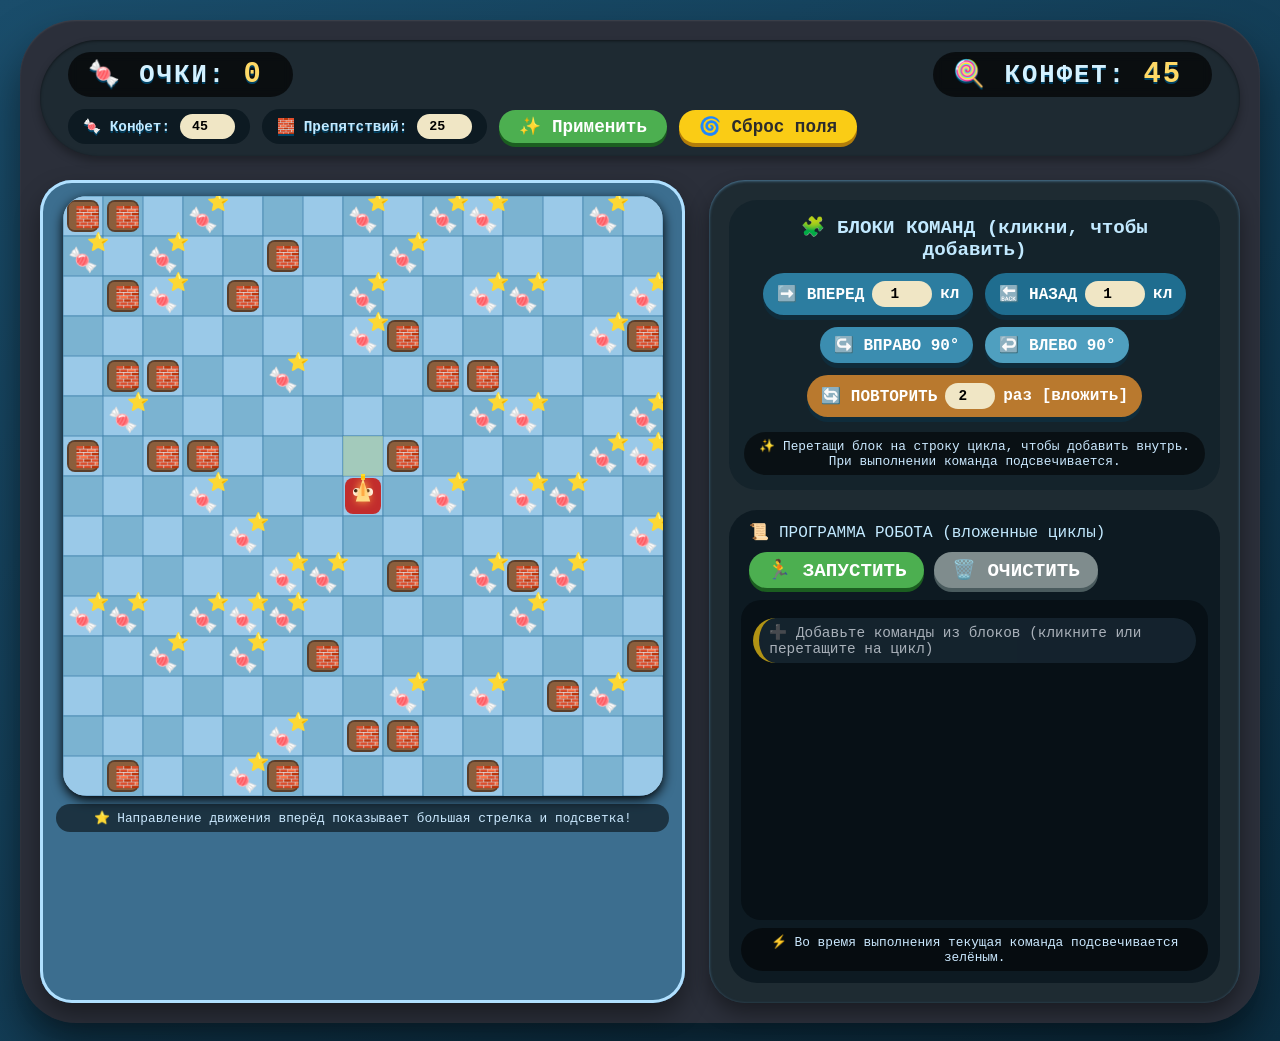
<file: deepseek_html_20260329_f6b4ba.html>
<!DOCTYPE html>
<html lang="ru">
<head>
    <meta charset="UTF-8">
    <meta name="viewport" content="width=device-width, initial-scale=1.0, user-scalable=no">
    <title>Робот-сладкоежка: Направление движения, центр, проигрыш без сброса</title>
    <style>
        * {
            box-sizing: border-box;
            user-select: none;
        }

        body {
            font-family: 'Segoe UI', 'Courier New', monospace;
            background: linear-gradient(145deg, #1a4d6b 0%, #0c2e42 100%);
            min-height: 100vh;
            display: flex;
            justify-content: center;
            align-items: center;
            padding: 20px;
            margin: 0;
        }

        .game-container {
            max-width: 1550px;
            width: 100%;
            background: #2b2f3a;
            border-radius: 56px;
            box-shadow: 0 25px 45px rgba(0,0,0,0.5), inset 0 1px 2px rgba(255,255,255,0.1);
            padding: 20px;
        }

        .stats-panel {
            display: flex;
            justify-content: space-between;
            align-items: center;
            background: #1e2a32;
            border-radius: 60px;
            padding: 12px 28px;
            margin-bottom: 24px;
            color: #d4f1ff;
            font-weight: bold;
            text-shadow: 0 2px 0 #004466;
            box-shadow: inset 0 1px 3px rgba(0,0,0,0.5), 0 5px 8px rgba(0,0,0,0.3);
            flex-wrap: wrap;
            gap: 12px;
        }

        .score-box, .candies-left {
            background: #000000aa;
            backdrop-filter: blur(4px);
            padding: 6px 20px;
            border-radius: 40px;
            font-size: 1.6rem;
            letter-spacing: 2px;
        }

        .score-box span, .candies-left span {
            color: #ffd966;
            font-size: 1.8rem;
            margin-right: 10px;
        }

        .controls-group {
            display: flex;
            gap: 12px;
            align-items: center;
            flex-wrap: wrap;
        }

        .param-control {
            background: #0d1a22;
            padding: 5px 15px;
            border-radius: 40px;
            display: inline-flex;
            align-items: center;
            gap: 10px;
            color: #c2e9ff;
        }
        .param-control label {
            font-size: 0.9rem;
        }
        .param-control input {
            width: 55px;
            background: #f0e6c5;
            border: none;
            border-radius: 30px;
            padding: 5px;
            text-align: center;
            font-weight: bold;
            font-family: monospace;
        }
        .reset-btn, .apply-btn {
            background: #facc15;
            border: none;
            font-size: 1.1rem;
            font-weight: bold;
            padding: 6px 20px;
            border-radius: 40px;
            cursor: pointer;
            font-family: monospace;
            transition: 0.1s linear;
            color: #2c2c2c;
            box-shadow: 0 4px 0 #b27d0a;
        }
        .apply-btn {
            background: #4caf50;
            box-shadow: 0 4px 0 #1b5e20;
            color: white;
        }
        .reset-btn:active, .apply-btn:active {
            transform: translateY(2px);
            box-shadow: 0 1px 0 #b27d0a;
        }

        .main-layout {
            display: flex;
            flex-wrap: wrap;
            gap: 24px;
        }

        .field-area {
            flex: 2;
            min-width: 320px;
            background: #3c6e8f;
            border-radius: 32px;
            padding: 16px;
            box-shadow: inset 0 0 0 3px #b0e0ff, 0 12px 24px rgba(0,0,0,0.4);
        }

        canvas {
            display: block;
            margin: 0 auto;
            background-color: #aad4f5;
            border-radius: 24px;
            box-shadow: 0 4px 12px black;
            width: 100%;
            height: auto;
            cursor: pointer;
        }

        .code-panel {
            flex: 1.6;
            min-width: 300px;
            background: #1e2b32;
            border-radius: 36px;
            display: flex;
            flex-direction: column;
            gap: 20px;
            padding: 20px;
            box-shadow: inset 0 1px 3px #4e7b9a, 0 10px 20px rgba(0,0,0,0.4);
        }

        .blocks-library {
            background: #14232b;
            border-radius: 28px;
            padding: 15px;
        }
        .blocks-title {
            color: #c2e9ff;
            font-size: 1.2rem;
            margin-bottom: 12px;
            text-align: center;
            font-weight: bold;
        }
        .blocks-container {
            display: flex;
            flex-wrap: wrap;
            gap: 12px;
            justify-content: center;
            margin-bottom: 15px;
        }
        .command-block {
            background: #2c4c64;
            padding: 8px 14px;
            border-radius: 60px;
            font-weight: bold;
            font-size: 1rem;
            font-family: monospace;
            color: white;
            cursor: pointer;
            transition: 0.05s linear;
            box-shadow: 0 5px 0 #0f2c3b;
            display: inline-flex;
            align-items: center;
            gap: 8px;
        }
        .command-block:active {
            transform: translateY(2px);
            box-shadow: 0 2px 0 #0f2c3b;
        }
        .block-fwd { background: #2c7da0; }
        .block-back { background: #1f6d8f; }
        .block-right { background: #3b8db0; }
        .block-left { background: #4f9fbf; }
        .block-loop { background: #b9792e; }
        
        .param-input {
            width: 60px;
            background: #f0e6c5;
            border: none;
            border-radius: 30px;
            padding: 5px;
            text-align: center;
            font-weight: bold;
            font-family: monospace;
            font-size: 0.9rem;
        }
        .loop-param {
            width: 50px;
        }
        .script-area {
            background: #0d1a22;
            border-radius: 28px;
            padding: 12px;
            flex: 1;
            display: flex;
            flex-direction: column;
        }
        .script-header {
            display: flex;
            justify-content: space-between;
            align-items: baseline;
            margin-bottom: 12px;
            color: #c2e9ff;
            padding: 0 8px;
            flex-wrap: wrap;
            gap: 10px;
        }
        .run-btn {
            background: #4caf50;
            border: none;
            font-size: 1.2rem;
            padding: 6px 18px;
            border-radius: 50px;
            font-weight: bold;
            cursor: pointer;
            font-family: monospace;
            box-shadow: 0 4px 0 #1b5e20;
            color: white;
        }
        .run-btn:active { transform: translateY(2px); box-shadow: 0 1px 0 #1b5e20; }
        .clear-btn {
            background: #7f8c8d;
            box-shadow: 0 4px 0 #4a5b5e;
        }
        .script-list {
            background: #071016;
            border-radius: 20px;
            padding: 12px;
            min-height: 320px;
            max-height: 440px;
            overflow-y: auto;
            list-style: none;
            margin: 0;
        }
        .script-list li {
            background: #1a2c38;
            margin: 6px 0;
            padding: 6px 10px;
            border-radius: 50px;
            display: flex;
            flex-wrap: wrap;
            align-items: center;
            justify-content: space-between;
            font-family: monospace;
            font-size: 0.9rem;
            color: #eef5ff;
            border-left: 6px solid #facc15;
            transition: all 0.1s ease;
        }
        .script-list li.active-command {
            background: #3a6e4a;
            border-left: 6px solid #ffaa44;
            box-shadow: 0 0 8px #ffaa44;
            transform: scale(1.01);
        }
        .nested-list {
            margin-left: 24px;
            border-left: 2px dashed #facc15;
            padding-left: 12px;
            width: 100%;
        }
        .del-cmd, .del-loop {
            background: none;
            border: none;
            color: #ff8a7a;
            font-weight: bold;
            font-size: 1.2rem;
            cursor: pointer;
            width: 28px;
            border-radius: 30px;
        }
        .info-message {
            font-size: 0.8rem;
            text-align: center;
            background: #00000088;
            border-radius: 28px;
            padding: 6px;
            margin-top: 8px;
            color: #cbe9ff;
        }
        .game-over-message {
            position: fixed;
            top: 50%;
            left: 50%;
            transform: translate(-50%, -50%);
            background: #000000dd;
            backdrop-filter: blur(10px);
            color: #ffaa66;
            font-size: 2rem;
            font-weight: bold;
            padding: 30px 50px;
            border-radius: 60px;
            z-index: 1000;
            text-align: center;
            border: 3px solid #ff6644;
            font-family: monospace;
            pointer-events: none;
            animation: fadeOut 2s forwards;
        }
        @keyframes fadeOut {
            0% { opacity: 1; transform: translate(-50%, -50%) scale(1); }
            70% { opacity: 1; }
            100% { opacity: 0; transform: translate(-50%, -50%) scale(1.1); visibility: hidden; }
        }
        button {
            background: none;
            border: none;
        }
        @media (max-width: 780px) {
            .score-box, .candies-left { font-size: 1rem; padding: 4px 12px; }
            .command-block { font-size: 0.75rem; padding: 5px 8px; }
            .param-control input { width: 45px; }
        }
    </style>
</head>
<body>
<div class="game-container">
    <div class="stats-panel">
        <div class="score-box">🍬 ОЧКИ: <span id="scoreValue">0</span></div>
        <div class="candies-left">🍭 КОНФЕТ: <span id="candiesLeft">0</span></div>
        <div class="controls-group">
            <div class="param-control">
                <label>🍬 Конфет:</label>
                <input type="number" id="candiesCountInput" min="5" max="100" value="45" step="1">
            </div>
            <div class="param-control">
                <label>🧱 Препятствий:</label>
                <input type="number" id="obstaclesCountInput" min="0" max="80" value="25" step="1">
            </div>
            <button class="apply-btn" id="applySettingsBtn">✨ Применить</button>
            <button class="reset-btn" id="resetWorldBtn">🌀 Сброс поля</button>
        </div>
    </div>
    <div class="main-layout">
        <div class="field-area">
            <canvas id="gameCanvas" width="600" height="600" style="width:100%; height:auto; max-width:600px; aspect-ratio:1/1"></canvas>
            <div class="info-message">⭐ Направление движения вперёд показывает большая стрелка и подсветка!</div>
        </div>
        <div class="code-panel">
            <div class="blocks-library">
                <div class="blocks-title">🧩 БЛОКИ КОМАНД (кликни, чтобы добавить)</div>
                <div class="blocks-container">
                    <div class="command-block block-fwd" data-type="forward">➡️ ВПЕРЕД 
                        <input type="number" class="param-input forward-steps" value="1" min="1" max="5" step="1"> кл
                    </div>
                    <div class="command-block block-back" data-type="back">🔙 НАЗАД 
                        <input type="number" class="param-input back-steps" value="1" min="1" max="5" step="1"> кл
                    </div>
                    <div class="command-block block-right" data-type="right">↪️ ВПРАВО 90°</div>
                    <div class="command-block block-left" data-type="left">↩️ ВЛЕВО 90°</div>
                    <div class="command-block block-loop" data-type="loop">🔄 ПОВТОРИТЬ 
                        <input type="number" class="param-input loop-param" value="2" min="1" max="20" step="1"> раз [вложить]
                    </div>
                </div>
                <div class="info-message">✨ Перетащи блок на строку цикла, чтобы добавить внутрь. При выполнении команда подсвечивается.</div>
            </div>
            <div class="script-area">
                <div class="script-header">
                    <span>📜 ПРОГРАММА РОБОТА (вложенные циклы)</span>
                    <div>
                        <button class="run-btn" id="runProgramBtn">🏃 ЗАПУСТИТЬ</button>
                        <button class="run-btn clear-btn" id="clearProgramBtn">🗑️ ОЧИСТИТЬ</button>
                    </div>
                </div>
                <ul class="script-list" id="scriptList"></ul>
                <div class="info-message">⚡ Во время выполнения текущая команда подсвечивается зелёным.</div>
            </div>
        </div>
    </div>
</div>

<script>
    // ------------------ ИГРОВОЕ ПОЛЕ ------------------
    const CELL_SIZE = 40;
    const GRID_W = 15;
    const GRID_H = 15;
    let candies = [];
    let obstacles = [];
    let robot = { x: 7, y: 7, dir: 0 };
    let score = 0;
    let gameActive = true;
    
    let savedCandies = [];
    let savedObstacles = [];
    
    let program = [];
    
    let isExecuting = false;
    let executionInterval = null;
    let currentFlatIndex = 0;
    let flatCommands = [];
    let currentHighlightElement = null;
    
    const canvas = document.getElementById('gameCanvas');
    const ctx = canvas.getContext('2d');
    const scoreSpan = document.getElementById('scoreValue');
    const candiesLeftSpan = document.getElementById('candiesLeft');
    const scriptListEl = document.getElementById('scriptList');
    const resetBtn = document.getElementById('resetWorldBtn');
    const applyBtn = document.getElementById('applySettingsBtn');
    const runBtn = document.getElementById('runProgramBtn');
    const clearBtn = document.getElementById('clearProgramBtn');
    const candiesCountInput = document.getElementById('candiesCountInput');
    const obstaclesCountInput = document.getElementById('obstaclesCountInput');
    
    // ---------- Генерация мира ----------
    function generateWorld(candiesCount, obstaclesCount) {
        let newCandies = [];
        let newObstacles = [];
        
        const startX = Math.floor(GRID_W/2);
        const startY = Math.floor(GRID_H/2);
        let occupied = new Set();
        occupied.add(`${startX},${startY}`);
        
        let obstaclesPlaced = 0;
        let maxAttempts = 3000;
        for(let i=0; i<obstaclesCount && obstaclesPlaced < obstaclesCount; i++) {
            let placed = false;
            for(let attempt=0; attempt<maxAttempts; attempt++) {
                const x = Math.floor(Math.random() * GRID_W);
                const y = Math.floor(Math.random() * GRID_H);
                const key = `${x},${y}`;
                if(!occupied.has(key)) {
                    newObstacles.push({ x, y });
                    occupied.add(key);
                    obstaclesPlaced++;
                    placed = true;
                    break;
                }
            }
            if(!placed) break;
        }
        
        let candiesPlaced = 0;
        for(let i=0; i<candiesCount && candiesPlaced < candiesCount; i++) {
            let placed = false;
            for(let attempt=0; attempt<maxAttempts; attempt++) {
                const x = Math.floor(Math.random() * GRID_W);
                const y = Math.floor(Math.random() * GRID_H);
                const key = `${x},${y}`;
                if(!occupied.has(key)) {
                    newCandies.push({ x, y });
                    occupied.add(key);
                    candiesPlaced++;
                    placed = true;
                    break;
                }
            }
            if(!placed) break;
        }
        
        return { candies: newCandies, obstacles: newObstacles };
    }
    
    function saveLevelState() {
        savedCandies = JSON.parse(JSON.stringify(candies));
        savedObstacles = JSON.parse(JSON.stringify(obstacles));
    }
    
    function restoreLevelState() {
        candies = JSON.parse(JSON.stringify(savedCandies));
        obstacles = JSON.parse(JSON.stringify(savedObstacles));
    }
    
    function resetWorld() {
        const candiesCount = parseInt(candiesCountInput.value) || 45;
        const obstaclesCount = parseInt(obstaclesCountInput.value) || 25;
        const generated = generateWorld(candiesCount, obstaclesCount);
        candies = generated.candies;
        obstacles = generated.obstacles;
        saveLevelState();
        robot = { x: Math.floor(GRID_W/2), y: Math.floor(GRID_H/2), dir: 0 };
        score = 0;
        gameActive = true;
        updateUI();
        drawGame();
        stopExecution();
        clearHighlight();
    }
    
    function applySettings() {
        if(isExecuting) stopExecution();
        const candiesCount = parseInt(candiesCountInput.value) || 45;
        const obstaclesCount = parseInt(obstaclesCountInput.value) || 25;
        const generated = generateWorld(Math.min(candiesCount, 120), Math.min(obstaclesCount, 100));
        candies = generated.candies;
        obstacles = generated.obstacles;
        saveLevelState();
        robot = { x: Math.floor(GRID_W/2), y: Math.floor(GRID_H/2), dir: 0 };
        score = 0;
        gameActive = true;
        updateUI();
        drawGame();
        clearHighlight();
    }
    
    function checkCollisionWithObstacle(x, y) {
        return obstacles.some(obs => obs.x === x && obs.y === y);
    }
    
    function checkLose() {
        if(!gameActive) return true;
        if(robot.x < 0 || robot.x >= GRID_W || robot.y < 0 || robot.y >= GRID_H) {
            gameActive = false;
            stopExecution();
            showGameOverMessage("💥 ВЫХОД ЗА ГРАНИЦУ! 💥");
            drawGame();
            return true;
        }
        if(checkCollisionWithObstacle(robot.x, robot.y)) {
            gameActive = false;
            stopExecution();
            showGameOverMessage("🧱 СТОЛКНОВЕНИЕ С ПРЕПЯТСТВИЕМ! 🧱");
            drawGame();
            return true;
        }
        return false;
    }
    
    function showGameOverMessage(text) {
        const msgDiv = document.createElement('div');
        msgDiv.className = 'game-over-message';
        msgDiv.innerText = text;
        document.body.appendChild(msgDiv);
        setTimeout(() => { if(msgDiv && msgDiv.remove) msgDiv.remove(); }, 2000);
    }
    
    function collectCandyAtRobot() {
        if(!gameActive) return false;
        const idx = candies.findIndex(c => c.x === robot.x && c.y === robot.y);
        if(idx !== -1) {
            candies.splice(idx, 1);
            score++;
            updateUI();
            drawGame();
            return true;
        }
        return false;
    }
    
    function moveSteps(direction, steps) {
        if(!gameActive) return false;
        let dx = 0, dy = 0;
        if(direction === 'forward') {
            switch(robot.dir) {
                case 0: dy = -1; break;
                case 1: dx = 1; break;
                case 2: dy = 1; break;
                case 3: dx = -1; break;
            }
        } else {
            switch(robot.dir) {
                case 0: dy = 1; break;
                case 1: dx = -1; break;
                case 2: dy = -1; break;
                case 3: dx = 1; break;
            }
        }
        
        for(let s=0; s<steps; s++) {
            if(!gameActive) break;
            let newX = robot.x + dx;
            let newY = robot.y + dy;
            
            if(newX < 0 || newX >= GRID_W || newY < 0 || newY >= GRID_H) {
                robot.x = newX;
                robot.y = newY;
                drawGame();
                checkLose();
                return false;
            }
            if(checkCollisionWithObstacle(newX, newY)) {
                robot.x = newX;
                robot.y = newY;
                drawGame();
                checkLose();
                return false;
            }
            robot.x = newX;
            robot.y = newY;
            collectCandyAtRobot();
            if(checkLose()) return false;
        }
        drawGame();
        return true;
    }
    
    function turnRight() { if(gameActive) { robot.dir = (robot.dir + 1) % 4; drawGame(); } }
    function turnLeft() { if(gameActive) { robot.dir = (robot.dir + 3) % 4; drawGame(); } }
    
    function flattenProgram(prog) {
        let flat = [];
        for(let cmd of prog) {
            if(cmd.type === 'forward') {
                for(let i=0; i<cmd.steps; i++) flat.push({ type: 'forward', originalCmd: cmd });
            } 
            else if(cmd.type === 'back') {
                for(let i=0; i<cmd.steps; i++) flat.push({ type: 'back', originalCmd: cmd });
            }
            else if(cmd.type === 'right') flat.push({ type: 'right', originalCmd: cmd });
            else if(cmd.type === 'left') flat.push({ type: 'left', originalCmd: cmd });
            else if(cmd.type === 'loop') {
                let repeats = cmd.repeatCount;
                for(let r=0; r<repeats; r++) {
                    let innerFlat = flattenProgram(cmd.children);
                    flat.push(...innerFlat);
                }
            }
        }
        return flat;
    }
    
    function clearHighlight() {
        if(currentHighlightElement) {
            currentHighlightElement.classList.remove('active-command');
            currentHighlightElement = null;
        }
    }
    
    function highlightCommandByFlatIndex(flatIdx) {
        clearHighlight();
        if(flatIdx < 0 || flatIdx >= flatCommands.length) return;
        const targetPrimitive = flatCommands[flatIdx];
        if(!targetPrimitive.originalCmd) return;
        
        function findCommandElement(container, targetCmd) {
            const items = container.querySelectorAll('li');
            for(let item of items) {
                if(item._cmdRef === targetCmd) return item;
                const nested = item.querySelector('.nested-list');
                if(nested) {
                    const found = findCommandElement(nested, targetCmd);
                    if(found) return found;
                }
            }
            return null;
        }
        
        const targetElement = findCommandElement(scriptListEl, targetPrimitive.originalCmd);
        if(targetElement) {
            targetElement.classList.add('active-command');
            currentHighlightElement = targetElement;
            targetElement.scrollIntoView({ behavior: 'smooth', block: 'center' });
        }
    }
    
    function executeSinglePrimitive(cmd) {
        if(!gameActive) return false;
        if(cmd.type === 'forward') moveSteps('forward', 1);
        else if(cmd.type === 'back') moveSteps('back', 1);
        else if(cmd.type === 'right') turnRight();
        else if(cmd.type === 'left') turnLeft();
        updateUI();
        drawGame();
        return gameActive;
    }
    
    function startExecution() {
        if(isExecuting) stopExecution();
        if(program.length === 0) {
            alert("Добавьте команды или циклы!");
            return;
        }
        
        // При запуске: сбрасываем позицию в центр, очки в 0, восстанавливаем уровень
        restoreLevelState();
        robot = { x: Math.floor(GRID_W/2), y: Math.floor(GRID_H/2), dir: 0 };
        score = 0;
        gameActive = true;
        updateUI();
        drawGame();
        
        if(checkCollisionWithObstacle(robot.x, robot.y)) {
            alert("В центре поля препятствие! Невозможно стартовать. Нажмите 'Сброс поля' для генерации нового уровня.");
            gameActive = false;
            return;
        }
        
        flatCommands = flattenProgram(program);
        if(flatCommands.length === 0) {
            alert("Программа не содержит действий");
            return;
        }
        
        currentFlatIndex = 0;
        isExecuting = true;
        
        executionInterval = setInterval(() => {
            if(!isExecuting) return;
            if(!gameActive) {
                stopExecution();
                clearHighlight();
                return;
            }
            if(currentFlatIndex >= flatCommands.length) {
                stopExecution();
                clearHighlight();
                const msgDiv = document.querySelector('.code-panel .info-message');
                const original = msgDiv.innerHTML;
                msgDiv.innerHTML = '✅ Программа выполнена! 🎉';
                setTimeout(() => { if(msgDiv) msgDiv.innerHTML = original; }, 1800);
                if(candies.length === 0 && gameActive) setTimeout(()=> alert("🏆 ВСЕ КОНФЕТЫ СОБРАНЫ! ПОБЕДА!"), 100);
                return;
            }
            
            highlightCommandByFlatIndex(currentFlatIndex);
            const cmd = flatCommands[currentFlatIndex];
            executeSinglePrimitive(cmd);
            currentFlatIndex++;
            
            if(!gameActive) {
                stopExecution();
                clearHighlight();
            }
            updateUI();
            drawGame();
        }, 420);
    }
    
    function stopExecution() {
        if(executionInterval) {
            clearInterval(executionInterval);
            executionInterval = null;
        }
        isExecuting = false;
        clearHighlight();
    }
    
    function updateUI() {
        scoreSpan.innerText = score;
        candiesLeftSpan.innerText = candies.length;
    }
    
    // ------------------ ОТРИСОВКА ПОЛЯ С ЯВНЫМ НАПРАВЛЕНИЕМ ДВИЖЕНИЯ ------------------
    function drawGame() {
        canvas.width = GRID_W * CELL_SIZE;
        canvas.height = GRID_H * CELL_SIZE;
        ctx.clearRect(0, 0, canvas.width, canvas.height);
        
        for(let i=0; i<GRID_W; i++) {
            for(let j=0; j<GRID_H; j++) {
                let x = i*CELL_SIZE, y = j*CELL_SIZE;
                let color = ( (i+j)%2 === 0 ) ? '#9ac9e8' : '#7bb3d1';
                ctx.fillStyle = color;
                ctx.fillRect(x, y, CELL_SIZE-1, CELL_SIZE-1);
                ctx.strokeStyle = '#4f8db3';
                ctx.strokeRect(x, y, CELL_SIZE, CELL_SIZE);
            }
        }
        
        // Препятствия
        for(let obs of obstacles) {
            let ox = obs.x * CELL_SIZE;
            let oy = obs.y * CELL_SIZE;
            ctx.fillStyle = '#5a3e2b';
            ctx.beginPath();
            ctx.roundRect(ox+4, oy+4, CELL_SIZE-8, CELL_SIZE-8, 8);
            ctx.fill();
            ctx.fillStyle = '#8b5e3c';
            ctx.beginPath();
            ctx.roundRect(ox+6, oy+6, CELL_SIZE-12, CELL_SIZE-12, 5);
            ctx.fill();
            ctx.fillStyle = '#c9a87b';
            ctx.font = `${CELL_SIZE * 0.5}px monospace`;
            ctx.fillText("🧱", ox+12, oy+28);
        }
        
        // Конфеты
        for(let candy of candies) {
            let cx = candy.x * CELL_SIZE;
            let cy = candy.y * CELL_SIZE;
            ctx.font = `${CELL_SIZE * 0.6}px "Segoe UI Emoji"`;
            ctx.fillStyle = '#ffdf80';
            ctx.fillText("🍬", cx + 5, cy + CELL_SIZE-8);
            ctx.fillStyle = '#ffaa44';
            ctx.font = `${CELL_SIZE * 0.45}px monospace`;
            ctx.fillText("⭐", cx+24, cy+12);
        }
        
        // Робот с явным указанием направления движения вперёд
        if(robot.x >= 0 && robot.x < GRID_W && robot.y >= 0 && robot.y < GRID_H) {
            let rx = robot.x * CELL_SIZE;
            let ry = robot.y * CELL_SIZE;
            
            // Корпус робота (красный)
            ctx.fillStyle = '#c22d2d';
            ctx.beginPath();
            ctx.roundRect(rx+2, ry+2, CELL_SIZE-4, CELL_SIZE-4, 8);
            ctx.fill();
            
            // Глаза
            ctx.fillStyle = '#ffffff';
            ctx.beginPath();
            ctx.arc(rx+CELL_SIZE*0.35, ry+CELL_SIZE*0.4, 4, 0, 2*Math.PI);
            ctx.arc(rx+CELL_SIZE*0.65, ry+CELL_SIZE*0.4, 4, 0, 2*Math.PI);
            ctx.fill();
            ctx.fillStyle = '#000000';
            ctx.beginPath();
            ctx.arc(rx+CELL_SIZE*0.32, ry+CELL_SIZE*0.37, 1.8, 0, 2*Math.PI);
            ctx.arc(rx+CELL_SIZE*0.62, ry+CELL_SIZE*0.37, 1.8, 0, 2*Math.PI);
            ctx.fill();
            
            // Антенна
            ctx.fillStyle = '#ffcc00';
            ctx.fillRect(rx+CELL_SIZE/2-2, ry-2, 4, 6);
            
            // БОЛЬШАЯ СТРЕЛКА НАПРАВЛЕНИЯ ВПЕРЁД (показывает куда поедет робот)
            let centerX = rx + CELL_SIZE/2;
            let centerY = ry + CELL_SIZE/2;
            let arrowLength = CELL_SIZE * 0.45;
            let arrowWidth = CELL_SIZE * 0.2;
            
            // Рисуем яркую стрелку в направлении движения
            let arrowDx = 0, arrowDy = 0;
            switch(robot.dir) {
                case 0: arrowDx = 0; arrowDy = -arrowLength; break;
                case 1: arrowDx = arrowLength; arrowDy = 0; break;
                case 2: arrowDx = 0; arrowDy = arrowLength; break;
                case 3: arrowDx = -arrowLength; arrowDy = 0; break;
            }
            
            // Свечение вокруг стрелки
            ctx.shadowBlur = 8;
            ctx.shadowColor = '#ffaa44';
            ctx.fillStyle = '#ffdd88';
            ctx.beginPath();
            // Рисуем треугольную стрелку
            let arrowTipX = centerX + arrowDx;
            let arrowTipY = centerY + arrowDy;
            let perpX = -arrowDy * 0.4;
            let perpY = arrowDx * 0.4;
            ctx.beginPath();
            ctx.moveTo(arrowTipX, arrowTipY);
            ctx.lineTo(centerX - arrowDx*0.3 + perpX, centerY - arrowDy*0.3 + perpY);
            ctx.lineTo(centerX - arrowDx*0.3 - perpX, centerY - arrowDy*0.3 - perpY);
            ctx.fill();
            
            // Дополнительная линия-указатель
            ctx.beginPath();
            ctx.moveTo(centerX, centerY);
            ctx.lineTo(centerX + arrowDx*0.7, centerY + arrowDy*0.7);
            ctx.lineWidth = 3;
            ctx.strokeStyle = '#ffaa44';
            ctx.stroke();
            
            ctx.shadowBlur = 0;
            
            // Маленькая стрелка на корпусе для красоты
            ctx.fillStyle = '#ffbb77';
            let smallDirX=0, smallDirY=0;
            switch(robot.dir){
                case 0: smallDirX=0; smallDirY=-10; break;
                case 1: smallDirX=10; smallDirY=0; break;
                case 2: smallDirX=0; smallDirY=10; break;
                case 3: smallDirX=-10; smallDirY=0; break;
            }
            ctx.beginPath();
            ctx.moveTo(centerX, centerY);
            ctx.lineTo(centerX+smallDirX*0.6, centerY+smallDirY*0.6);
            ctx.lineTo(centerX+smallDirX*1.2, centerY+smallDirY*1.2);
            ctx.fill();
            
            // Подсветка направления (клетка впереди)
            let frontX = robot.x, frontY = robot.y;
            switch(robot.dir) {
                case 0: frontY--; break;
                case 1: frontX++; break;
                case 2: frontY++; break;
                case 3: frontX--; break;
            }
            if(frontX >= 0 && frontX < GRID_W && frontY >= 0 && frontY < GRID_H) {
                ctx.globalAlpha = 0.3;
                ctx.fillStyle = '#ffff88';
                ctx.fillRect(frontX*CELL_SIZE, frontY*CELL_SIZE, CELL_SIZE, CELL_SIZE);
                ctx.globalAlpha = 1;
            }
        }
        
        if(!gameActive && (robot.x < 0 || robot.x >= GRID_W || robot.y < 0 || robot.y >= GRID_H || checkCollisionWithObstacle(robot.x, robot.y))) {
            ctx.font = "bold 24px monospace";
            ctx.fillStyle = "#ff4444";
            ctx.shadowBlur = 8;
            ctx.fillText("💀 GAME OVER 💀", GRID_W*CELL_SIZE/2-110, GRID_H*CELL_SIZE/2);
        } else if(candies.length === 0 && score>0 && gameActive) {
            ctx.font = "bold 20px monospace";
            ctx.fillStyle = "#ffd966";
            ctx.shadowBlur = 6;
            let rx = robot.x * CELL_SIZE;
            ctx.fillText("🏆 ПОБЕДА! 🏆", rx-40, robot.y*CELL_SIZE-15);
        }
    }
    
    if (!CanvasRenderingContext2D.prototype.roundRect) {
        CanvasRenderingContext2D.prototype.roundRect = function(x, y, w, h, r) {
            if (w < 2 * r) r = w / 2;
            if (h < 2 * r) r = h / 2;
            this.moveTo(x+r, y);
            this.lineTo(x+w-r, y);
            this.quadraticCurveTo(x+w, y, x+w, y+r);
            this.lineTo(x+w, y+h-r);
            this.quadraticCurveTo(x+w, y+h, x+w-r, y+h);
            this.lineTo(x+r, y+h);
            this.quadraticCurveTo(x, y+h, x, y+h-r);
            this.lineTo(x, y+r);
            this.quadraticCurveTo(x, y, x+r, y);
            return this;
        };
    }
    
    // ------------------ UI ПРОГРАММЫ ------------------
    function renderProgram(parentEl, commands, level = 0) {
        parentEl.innerHTML = '';
        if(commands.length === 0) {
            let emptyLi = document.createElement('li');
            emptyLi.style.justifyContent = 'center';
            emptyLi.style.opacity = '0.7';
            emptyLi.innerText = '➕ Добавьте команды из блоков (кликните или перетащите на цикл)';
            parentEl.appendChild(emptyLi);
            return;
        }
        commands.forEach((cmd, idx) => {
            let li = document.createElement('li');
            li._cmdRef = cmd;
            
            let leftSpan = document.createElement('span');
            if(cmd.type === 'forward') leftSpan.innerText = `➡️ ВПЕРЕД ${cmd.steps} кл.`;
            else if(cmd.type === 'back') leftSpan.innerText = `🔙 НАЗАД ${cmd.steps} кл.`;
            else if(cmd.type === 'right') leftSpan.innerText = `↪️ ПОВЕРНУТЬ ВПРАВО 90°`;
            else if(cmd.type === 'left') leftSpan.innerText = `↩️ ПОВЕРНУТЬ ВЛЕВО 90°`;
            else if(cmd.type === 'loop') leftSpan.innerHTML = `🔄 ПОВТОРИТЬ ${cmd.repeatCount} раз [`;
            
            let delBtn = document.createElement('button');
            delBtn.innerText = '✖';
            delBtn.className = 'del-cmd';
            delBtn.addEventListener('click', (e) => {
                e.stopPropagation();
                commands.splice(idx, 1);
                renderProgram(parentEl, commands);
            });
            
            li.appendChild(leftSpan);
            if(cmd.type !== 'loop') {
                li.appendChild(delBtn);
            } else {
                let closeSpan = document.createElement('span');
                closeSpan.innerText = ']';
                let nestedUl = document.createElement('ul');
                nestedUl.className = 'nested-list';
                nestedUl.style.listStyle = 'none';
                nestedUl.style.paddingLeft = '16px';
                nestedUl.style.width = '100%';
                renderProgram(nestedUl, cmd.children, level+1);
                let loopContainerDiv = document.createElement('div');
                loopContainerDiv.style.display = 'flex';
                loopContainerDiv.style.flexWrap = 'wrap';
                loopContainerDiv.style.alignItems = 'center';
                loopContainerDiv.style.width = '100%';
                loopContainerDiv.appendChild(closeSpan);
                loopContainerDiv.appendChild(delBtn);
                li.appendChild(loopContainerDiv);
                li.appendChild(nestedUl);
                li.style.flexWrap = 'wrap';
            }
            
            li.addEventListener('dragover', (e) => e.preventDefault());
            li.addEventListener('drop', (e) => {
                e.preventDefault();
                e.stopPropagation();
                const rawData = e.dataTransfer.getData('text/plain');
                if(!rawData) return;
                let data;
                try { data = JSON.parse(rawData); } catch(err) { return; }
                if(cmd.type === 'loop') {
                    let newCmd = null;
                    if(data.type === 'forward') newCmd = { type: 'forward', steps: Math.min(parseInt(data.steps)||1,5) };
                    else if(data.type === 'back') newCmd = { type: 'back', steps: Math.min(parseInt(data.steps)||1,5) };
                    else if(data.type === 'right') newCmd = { type: 'right' };
                    else if(data.type === 'left') newCmd = { type: 'left' };
                    else if(data.type === 'loop') newCmd = { type: 'loop', repeatCount: Math.min(parseInt(data.repeat)||2,20), children: [] };
                    if(newCmd) {
                        cmd.children.push(newCmd);
                        renderProgram(parentEl, commands);
                    }
                }
            });
            parentEl.appendChild(li);
        });
    }
    
    function addCommandFromBlock(type, blockElement) {
        if(type === 'forward') {
            let stepsInput = blockElement.querySelector('.forward-steps');
            let steps = stepsInput ? parseInt(stepsInput.value) : 1;
            program.push({ type: 'forward', steps: Math.min(steps,5) });
        } 
        else if(type === 'back') {
            let stepsInput = blockElement.querySelector('.back-steps');
            let steps = stepsInput ? parseInt(stepsInput.value) : 1;
            program.push({ type: 'back', steps: Math.min(steps,5) });
        }
        else if(type === 'right') program.push({ type: 'right' });
        else if(type === 'left') program.push({ type: 'left' });
        else if(type === 'loop') {
            let loopInput = blockElement.querySelector('.loop-param');
            let repeat = loopInput ? parseInt(loopInput.value) : 2;
            program.push({ type: 'loop', repeatCount: Math.min(repeat,20), children: [] });
        }
        renderProgram(scriptListEl, program);
    }
    
    function setupDragDropFromBlocks() {
        const blocks = document.querySelectorAll('.command-block');
        blocks.forEach(block => {
            block.setAttribute('draggable', 'true');
            block.addEventListener('dragstart', (e) => {
                const type = block.getAttribute('data-type');
                let stepsVal = null, repeatVal = null;
                if(type === 'forward') stepsVal = block.querySelector('.forward-steps')?.value;
                if(type === 'back') stepsVal = block.querySelector('.back-steps')?.value;
                if(type === 'loop') repeatVal = block.querySelector('.loop-param')?.value;
                e.dataTransfer.setData('text/plain', JSON.stringify({ type, steps: stepsVal, repeat: repeatVal }));
                e.dataTransfer.effectAllowed = 'copy';
            });
        });
        scriptListEl.addEventListener('dragover', (e) => e.preventDefault());
        scriptListEl.addEventListener('drop', (e) => {
            e.preventDefault();
            const raw = e.dataTransfer.getData('text/plain');
            if(!raw) return;
            let data;
            try { data = JSON.parse(raw); } catch(err) { return; }
            let newCmd = null;
            if(data.type === 'forward') newCmd = { type: 'forward', steps: Math.min(parseInt(data.steps)||1,5) };
            else if(data.type === 'back') newCmd = { type: 'back', steps: Math.min(parseInt(data.steps)||1,5) };
            else if(data.type === 'right') newCmd = { type: 'right' };
            else if(data.type === 'left') newCmd = { type: 'left' };
            else if(data.type === 'loop') newCmd = { type: 'loop', repeatCount: Math.min(parseInt(data.repeat)||2,20), children: [] };
            if(newCmd) {
                program.push(newCmd);
                renderProgram(scriptListEl, program);
            }
        });
    }
    
    function clearProgram() {
        if(isExecuting) stopExecution();
        program = [];
        renderProgram(scriptListEl, program);
    }
    
    function bindBlockClicks() {
        document.querySelectorAll('.command-block').forEach(block => {
            block.removeEventListener('click', blockClickHandler);
            block.addEventListener('click', blockClickHandler);
        });
    }
    function blockClickHandler(e) {
        if(e.target.tagName === 'INPUT') return;
        let targetBlock = e.currentTarget;
        let type = targetBlock.getAttribute('data-type');
        addCommandFromBlock(type, targetBlock);
    }
    
    function init() {
        const generated = generateWorld(45, 25);
        candies = generated.candies;
        obstacles = generated.obstacles;
        saveLevelState();
        robot = { x: Math.floor(GRID_W/2), y: Math.floor(GRID_H/2), dir: 0 };
        score = 0;
        gameActive = true;
        updateUI();
        drawGame();
        renderProgram(scriptListEl, program);
        bindBlockClicks();
        setupDragDropFromBlocks();
        runBtn.addEventListener('click', startExecution);
        clearBtn.addEventListener('click', clearProgram);
        resetBtn.addEventListener('click', () => {
            if(isExecuting) stopExecution();
            resetWorld();
        });
        applyBtn.addEventListener('click', () => {
            if(isExecuting) stopExecution();
            applySettings();
        });
    }
    init();
</script>
</body>
</html>
</file>
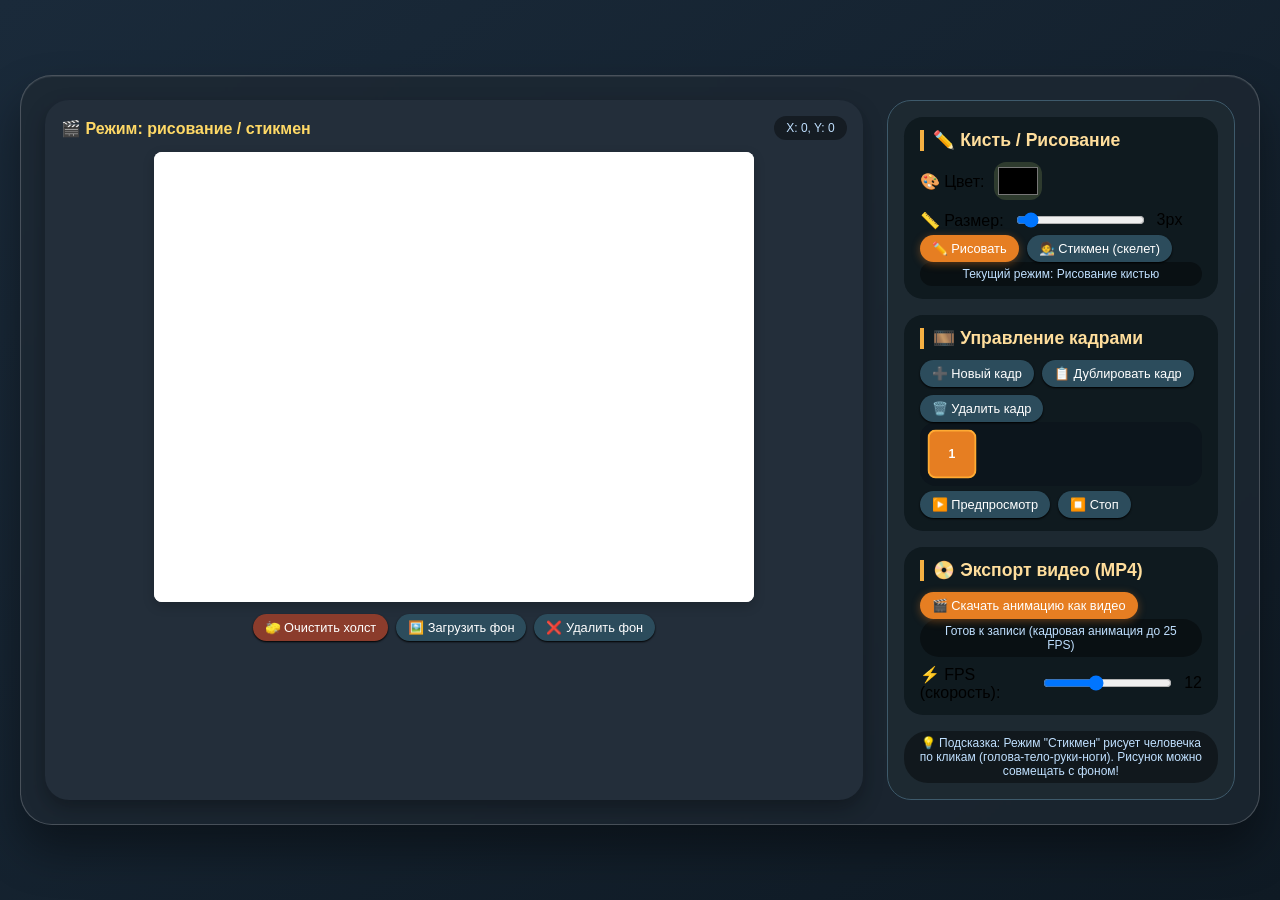
<file: firsrt.html>
<!DOCTYPE html>
<html lang="ru">
<head>
    <meta charset="UTF-8">
    <meta name="viewport" content="width=device-width, initial-scale=1.0, user-scalable=no">
    <title>Аниматор Стикмена | Покадровая анимация и рисование</title>
    <style>
        * {
            user-select: none;
            box-sizing: border-box;
        }

        body {
            background: linear-gradient(145deg, #1a2a3a 0%, #0f1a24 100%);
            font-family: 'Segoe UI', 'Roboto', 'Poppins', sans-serif;
            display: flex;
            justify-content: center;
            align-items: center;
            min-height: 100vh;
            margin: 0;
            padding: 20px;
        }

        /* Главный контейнер */
        .app-container {
            max-width: 1400px;
            width: 100%;
            background: rgba(30, 40, 50, 0.7);
            backdrop-filter: blur(1px);
            border-radius: 2rem;
            padding: 1.5rem;
            box-shadow: 0 25px 45px rgba(0,0,0,0.4), inset 0 1px 1px rgba(255,255,255,0.1);
            border: 1px solid rgba(255,255,255,0.2);
        }

        /* главная сетка */
        .editor-grid {
            display: flex;
            flex-wrap: wrap;
            gap: 1.5rem;
            justify-content: center;
        }

        /* холст и панель рисования */
        .canvas-area {
            flex: 3;
            min-width: 280px;
            background: #232e3a;
            border-radius: 1.5rem;
            padding: 1rem;
            box-shadow: 0 8px 20px rgba(0,0,0,0.3);
        }

        .canvas-wrapper {
            background: #2e3b2e;
            border-radius: 1rem;
            display: inline-block;
            box-shadow: 0 0 0 3px #ffd966, 0 10px 25px black;
        }

        canvas {
            display: block;
            margin: 0 auto;
            background-color: white;
            cursor: crosshair;
            border-radius: 0.5rem;
            box-shadow: 0 4px 12px rgba(0,0,0,0.2);
        }

        /* инструменты рисования и стикмен */
        .tools-panel {
            flex: 1.2;
            min-width: 260px;
            background: #1e2b32e6;
            backdrop-filter: blur(4px);
            border-radius: 1.5rem;
            padding: 1rem;
            display: flex;
            flex-direction: column;
            gap: 1rem;
            border: 1px solid #3e5a6b;
        }

        .section {
            background: #0f1a1f;
            border-radius: 1.2rem;
            padding: 0.8rem 1rem;
            transition: 0.2s;
        }

        .section h3 {
            margin: 0 0 0.7rem 0;
            font-size: 1.1rem;
            color: #ffde9c;
            border-left: 4px solid #f5b042;
            padding-left: 0.6rem;
        }

        button, .color-preview, input[type="range"] {
            font-weight: bold;
        }

        .button-group {
            display: flex;
            flex-wrap: wrap;
            gap: 8px;
            margin-top: 5px;
        }

        button {
            background: #2c4c5c;
            border: none;
            color: white;
            padding: 6px 12px;
            border-radius: 40px;
            font-size: 0.8rem;
            cursor: pointer;
            transition: all 0.2s ease;
            box-shadow: 0 1px 2px black;
            font-weight: 500;
        }

        button.primary {
            background: #e67e22;
            color: white;
            box-shadow: 0 2px 8px rgba(230,126,34,0.4);
        }

        button.primary:hover {
            background: #f39c12;
            transform: scale(0.96);
        }

        button:hover {
            background: #3e6e84;
            transform: translateY(-1px);
        }

        button.danger {
            background: #8b3c2c;
        }
        button.danger:hover {
            background: #b14531;
        }

        .color-row {
            display: flex;
            align-items: center;
            gap: 10px;
            flex-wrap: wrap;
        }

        .brush-size {
            display: flex;
            align-items: center;
            gap: 10px;
        }

        input[type="color"] {
            width: 48px;
            height: 38px;
            border-radius: 12px;
            border: none;
            background: #2e3b2e;
            cursor: pointer;
        }

        hr {
            border-color: #3e5a6b;
            margin: 0.2rem 0;
        }

        .frame-list {
            background: #0c151c;
            border-radius: 1rem;
            padding: 0.5rem;
            max-height: 120px;
            overflow-y: auto;
            display: flex;
            gap: 8px;
            flex-wrap: wrap;
        }

        .frame-thumb {
            background: #2c4c5c;
            width: 48px;
            height: 48px;
            border-radius: 8px;
            display: flex;
            align-items: center;
            justify-content: center;
            font-size: 12px;
            cursor: pointer;
            transition: 0.1s;
            font-weight: bold;
            border: 2px solid transparent;
        }
        .frame-thumb.active {
            border-color: #ffaa33;
            background: #e67e22;
            color: white;
            transform: scale(1.02);
        }

        .status {
            background: #00000066;
            border-radius: 24px;
            padding: 5px 12px;
            font-size: 0.75rem;
            text-align: center;
            color: #c0e0ff;
        }
        a.download-link {
            text-decoration: none;
        }
        @media (max-width: 760px) {
            .editor-grid { flex-direction: column; }
            canvas { width: 100%; height: auto; }
        }
        .flex-between {
            display: flex;
            justify-content: space-between;
            align-items: center;
        }
    </style>
</head>
<body>
<div class="app-container">
    <div class="editor-grid">
        <!-- Левая область: холст -->
        <div class="canvas-area">
            <div class="flex-between" style="margin-bottom: 12px;">
                <span style="color:#ffd966; font-weight: bold;">🎬 Режим: рисование / стикмен</span>
                <span id="coordStatus" class="status">X: 0, Y: 0</span>
            </div>
            <div style="text-align: center;">
                <canvas id="mainCanvas" width="600" height="450" style="width:100%; height:auto; max-width:600px; aspect-ratio:600/450"></canvas>
            </div>
            <div class="button-group" style="justify-content: center; margin-top: 12px;">
                <button id="clearCanvasBtn" class="danger">🧽 Очистить холст</button>
                <button id="addBgImageBtn">🖼️ Загрузить фон</button>
                <button id="removeBgBtn">❌ Удалить фон</button>
            </div>
        </div>

        <!-- Правая панель инструментов и анимации -->
        <div class="tools-panel">
            <div class="section">
                <h3>✏️ Кисть / Рисование</h3>
                <div class="color-row">
                    <span>🎨 Цвет:</span>
                    <input type="color" id="brushColor" value="#000000">
                    <div class="brush-size">
                        <span>📏 Размер:</span>
                        <input type="range" id="brushSize" min="1" max="30" value="3">
                        <span id="sizeValue">3px</span>
                    </div>
                </div>
                <div class="button-group">
                    <button id="drawModeBtn" class="primary active-mode">✏️ Рисовать</button>
                    <button id="stickmanModeBtn">🧑‍🎨 Стикмен (скелет)</button>
                </div>
                <div class="status" id="modeStatus">Текущий режим: Рисование кистью</div>
            </div>

            <div class="section">
                <h3>🎞️ Управление кадрами</h3>
                <div class="button-group">
                    <button id="newFrameBtn">➕ Новый кадр</button>
                    <button id="duplicateFrameBtn">📋 Дублировать кадр</button>
                    <button id="deleteFrameBtn">🗑️ Удалить кадр</button>
                </div>
                <div class="frame-list" id="frameListContainer">
                    <!-- динамические миниатюры -->
                </div>
                <div class="button-group">
                    <button id="previewAnimBtn">▶️ Предпросмотр</button>
                    <button id="stopAnimBtn">⏹️ Стоп</button>
                </div>
            </div>

            <div class="section">
                <h3>📀 Экспорт видео (MP4)</h3>
                <div class="button-group">
                    <button id="exportVideoBtn" class="primary">🎬 Скачать анимацию как видео</button>
                </div>
                <div class="status" id="exportStatus">Готов к записи (кадровая анимация до 25 FPS)</div>
                <div class="brush-size" style="margin-top: 8px;">
                    <span>⚡ FPS (скорость):</span>
                    <input type="range" id="fpsSlider" min="4" max="24" value="12">
                    <span id="fpsValue">12</span>
                </div>
            </div>
            <div class="status">
                💡 Подсказка: Режим "Стикмен" рисует человечка по кликам (голова-тело-руки-ноги). 
                Рисунок можно совмещать с фоном!
            </div>
        </div>
    </div>
</div>

<script>
    (function(){
        // ---------- DOM элементы ----------
        const canvas = document.getElementById('mainCanvas');
        const ctx = canvas.getContext('2d');
        
        // Параметры рисования
        let drawing = false;
        let currentMode = "draw";    // "draw" или "stickman"
        let brushColor = '#000000';
        let brushSize = 3;
        
        // Анимационные кадры: каждый кадр - ImageData (полный холст)
        let frames = [];          // массив ImageData
        let currentFrameIndex = 0;
        let animationInterval = null;
        let isPlaying = false;
        
        // Фоновое изображение (загруженное пользователем)
        let backgroundImage = null;    // Image объект
        
        // Размеры канваса фикс
        const canvasWidth = 600;
        const canvasHeight = 450;
        canvas.width = canvasWidth;
        canvas.height = canvasHeight;
        
        // Инициализация: создать пустой белый холст, 1 кадр
        function initEmptyCanvasData() {
            ctx.fillStyle = "#FFFFFF";
            ctx.fillRect(0, 0, canvasWidth, canvasHeight);
            // если есть фон, рисуем поверх
            applyBackgroundToCanvas();
            return ctx.getImageData(0, 0, canvasWidth, canvasHeight);
        }
        
        // Применить фон к текущему контексту (без сохранения?)
        function applyBackgroundToCanvas() {
            if (backgroundImage) {
                // рисуем фон поверх текущего? аккуратно: функция для обновления отображения кадра
                // сохраняем текущее содержимое canvas? Лучше использовать отдельную отрисовку кадра.
                drawCurrentFrameToCanvas();
            } else {
                drawCurrentFrameToCanvas();
            }
        }
        
        // Отрисовка текущего кадра (с учетом фона) на экран
        function drawCurrentFrameToCanvas() {
            if (!frames.length) return;
            const imgData = frames[currentFrameIndex];
            if (!imgData) return;
            ctx.putImageData(imgData, 0, 0);
            // Если установлен фон, то рисуем его ПОД пикселями? но imgData уже содержит рисунки пользователя.
            // Чтобы фон был как слой ниже, нужно комбинировать: фон + поверх рисунок.
            // Логика: при загрузке фона, мы не хотим затереть рисунки. просто отображаем фон под рисунком.
            // Для этого функция composeWithBackground:
            composeBackgroundWithCurrent();
        }
        
        function composeBackgroundWithCurrent() {
            if (!backgroundImage) {
                // просто выводим кадр без изменений
                if (frames[currentFrameIndex]) 
                    ctx.putImageData(frames[currentFrameIndex], 0, 0);
                return;
            }
            // 1) сохраняем текущий кадр (рисунки)
            const currentDraw = frames[currentFrameIndex];
            // 2) рисуем фон
            ctx.clearRect(0, 0, canvasWidth, canvasHeight);
            ctx.drawImage(backgroundImage, 0, 0, canvasWidth, canvasHeight);
            // 3) поверх накладываем рисунок (сохраняя альфа / пиксели)
            if (currentDraw) {
                ctx.putImageData(currentDraw, 0, 0);
            }
        }
        
        // Обновить кадр из текущего отображения canvas (сохранить как ImageData) с учетом того, что фон не хранится в кадре
        function captureCurrentCanvasToFrame() {
            // Захватываем только то, что нарисовал пользователь поверх фона,
            // однако чтоб не дублировать фон, нужно сохранять чистый слой рисунка 
            // но чтобы упростить: мы сохраняем ВСЕ видимое включая фон? Нет, фон должен быть глобальным.
            // Правильнее: хранить в кадре только пользовательские пиксели (без фона). Фон применяется при отображении.
            // Но для универсальности, сделаем: кадр содержит ВСЕ, кроме динамического фона? Если фон меняется, рисунок не испортится.
            // Логика: каждый кадр хранит рисунок поверх прозрачности? Нет, у нас нет прозрачности. Решение: при сохранении кадра, 
            // временно убрать фон, сохранить то, что нарисовано пользователем (но как различить?), сложно. 
            // Альтернатива: хранить кадры как полное изображение (включая фон на момент сохранения) Это проще.
            // Но если пользователь сменит фон, кадры сохранят старый фон... Значит, при смене фона обновлять их.
            // Поэтому упростим: фоновое изображение применяется глобально, но кадры хранят только рисунок поверх фона? 
            // Реализуем так: При рисовании/стикмене мы рисуем на canvas (с композицией фона). При сохранении кадра вырезаем фон, но сложно.
            // Для практичности сделаем: при любом изменении фона, мы перерисовываем все кадры (сохраняя user-рисунок отдельно).
            // Введём массив userDrawingLayers (ImageData без фона). 
            // Однако это усложнит код. Более рабочее: храним каждый кадр как полный canvas buffer включая фон, но при смене фона обновляем все кадры.
            // Сделаем так: храним framesFull (содержащий рисунки пользователя поверх текущего фона). При изменении фона вызываем rebuildAllFramesWithNewBackground.
            // Это надежно для демо.
            const currentComposite = ctx.getImageData(0, 0, canvasWidth, canvasHeight);
            return currentComposite;
        }
        
        // Обновить текущий отображаемый кадр из frames с учетом возможного фона
        function refreshCanvasFromFrame() {
            if (!frames.length) return;
            const imgData = frames[currentFrameIndex];
            if (imgData) {
                ctx.putImageData(imgData, 0, 0);
            }
        }
        
        // После загрузки фона пересобрать все кадры (сохраняя старые рисунки, накладывая новый фон)
        function rebuildFramesWithBackground(newBgImage) {
            if (!frames.length) return;
            // Для каждого кадра: из старого изображения извлечь только пользовательские элементы?
            // Но мы не знаем что рисунок. Для простоты: фон меняется, старый рисунок остается, новый фон подкладывается.
            // Нужно взять старый кадр (который включал старый фон) и выделить разницу? Слишком сложно. 
            // Лучше запретить замену фона после рисования с потерей? но мы предложим удалять фон, и рисунок поверх остается.
            // Решение: при загрузке нового фона, мы можем для каждого кадра перерисовать: новый фон + старый рисунок (на основе сохраненного user слоя).
            // Чтобы сохранить пользовательский слой, будем дополнительно хранить массив userLayers (без фона). 
            // Инициализируем userLayers при старте.
            if (!window.userLayersBackup) {
                window.userLayersBackup = [];
                // создаем backup из текущих кадров (но без учета фона)
                for(let i=0; i<frames.length; i++) {
                    // из кадра убрать фон? лучше сначала заполнить null
                    window.userLayersBackup.push(null);
                }
            }
            // Если userLayers нету, создаем из имеющихся кадров, но это не точно.
            if (window.userLayersBackup.length !== frames.length || window.userLayersBackup.some(l=>l===null)) {
                for(let i=0; i<frames.length; i++) {
                    if(!window.userLayersBackup[i]) {
                        // делаем копию кадра и вырезаем фон? сложно. допустим просто сохраняем кадр как есть - пользовательский слой
                        window.userLayersBackup[i] = frames[i];
                    }
                }
            }
            // теперь для каждого кадра, на основе userLayersBackup рисуем новый композит с фоном
            for (let i=0; i<frames.length; i++) {
                const userLayer = window.userLayersBackup[i];
                const tempCanvas = document.createElement('canvas');
                tempCanvas.width = canvasWidth;
                tempCanvas.height = canvasHeight;
                const tempCtx = tempCanvas.getContext('2d');
                if (newBgImage) {
                    tempCtx.drawImage(newBgImage, 0, 0, canvasWidth, canvasHeight);
                } else {
                    tempCtx.fillStyle = "#FFFFFF";
                    tempCtx.fillRect(0, 0, canvasWidth, canvasHeight);
                }
                if (userLayer) {
                    tempCtx.putImageData(userLayer, 0, 0);
                }
                frames[i] = tempCtx.getImageData(0, 0, canvasWidth, canvasHeight);
            }
            refreshCanvasFromFrame();
        }
        
        // Загрузка фона
        function setBackgroundImage(file) {
            if (!file) return;
            const reader = new FileReader();
            reader.onload = (e) => {
                const img = new Image();
                img.onload = () => {
                    backgroundImage = img;
                    // Перестраиваем все кадры с новым фоном
                    if (frames.length === 0) {
                        // Создаем хотя бы пустой кадр
                        const emptyData = initEmptyCanvasData();
                        frames = [emptyData];
                        window.userLayersBackup = [emptyData];
                        currentFrameIndex=0;
                    }
                    rebuildFramesWithBackground(backgroundImage);
                    updateFrameListUI();
                };
                img.src = e.target.result;
            };
            reader.readAsDataURL(file);
        }
        
        function removeBackground() {
            backgroundImage = null;
            // перестраиваем кадры с белым фоном
            rebuildFramesWithBackground(null);
            updateFrameListUI();
        }
        
        // Рисование
        function startDraw(e) {
            drawing = true;
            draw(e);
        }
        function draw(e) {
            if (!drawing) return;
            const rect = canvas.getBoundingClientRect();
            const scaleX = canvas.width / rect.width;
            const scaleY = canvas.height / rect.height;
            let mouseX, mouseY;
            if (e.touches) {
                mouseX = (e.touches[0].clientX - rect.left) * scaleX;
                mouseY = (e.touches[0].clientY - rect.top) * scaleY;
            } else {
                mouseX = (e.clientX - rect.left) * scaleX;
                mouseY = (e.clientY - rect.top) * scaleY;
            }
            if (mouseX <0 || mouseX>canvasWidth || mouseY<0||mouseY>canvasHeight) return;
            if (currentMode === "draw") {
                ctx.beginPath();
                ctx.arc(mouseX, mouseY, brushSize/2, 0, Math.PI*2);
                ctx.fillStyle = brushColor;
                ctx.fill();
            } else if (currentMode === "stickman") {
                // в режиме стикмена при клике/движении мышью рисуем фигурку по месту
                drawStickmanAt(mouseX, mouseY);
                drawing = false; // одномоментно
            }
        }
        
        function drawStickmanAt(x, y) {
            // рисуем стикмена с головой
            ctx.save();
            ctx.shadowBlur=0;
            ctx.beginPath();
            ctx.arc(x, y-20, 12, 0, Math.PI*2);
            ctx.fillStyle = brushColor;
            ctx.fill();
            ctx.strokeStyle = brushColor;
            ctx.lineWidth = brushSize;
            ctx.beginPath();
            ctx.moveTo(x, y-8);
            ctx.lineTo(x, y+20);
            ctx.stroke();
            ctx.beginPath();
            ctx.moveTo(x, y+5);
            ctx.lineTo(x-15, y+25);
            ctx.stroke();
            ctx.moveTo(x, y+5);
            ctx.lineTo(x+15, y+25);
            ctx.stroke();
            ctx.beginPath();
            ctx.moveTo(x, y+20);
            ctx.lineTo(x-12, y+38);
            ctx.stroke();
            ctx.moveTo(x, y+20);
            ctx.lineTo(x+12, y+38);
            ctx.stroke();
            ctx.restore();
        }
        
        function endDraw() { drawing = false; }
        
        // Сохранить текущий вид canvas в текущий кадр
        function saveCurrentFrame() {
            if (!frames.length) return;
            const currentView = ctx.getImageData(0,0,canvasWidth,canvasHeight);
            frames[currentFrameIndex] = currentView;
            // обновить backup пользовательского слоя для композиции (сохраняем текущий кадр)
            if(!window.userLayersBackup) window.userLayersBackup=[];
            window.userLayersBackup[currentFrameIndex] = currentView;
        }
        
        // События canvas
        function attachCanvasEvents() {
            canvas.addEventListener('mousedown', (e) => {
                startDraw(e);
                if(currentMode==="stickman") saveCurrentFrame();
                else saveCurrentFrame();
            });
            canvas.addEventListener('mousemove', (e) => {
                if (drawing && currentMode==="draw") draw(e);
                const rect = canvas.getBoundingClientRect();
                const x = ((e.clientX - rect.left)/rect.width)*canvasWidth;
                const y = ((e.clientY - rect.top)/rect.height)*canvasHeight;
                document.getElementById('coordStatus').innerText = `X:${Math.round(x)}, Y:${Math.round(y)}`;
            });
            canvas.addEventListener('mouseup', endDraw);
            canvas.addEventListener('mouseleave', endDraw);
            canvas.addEventListener('touchstart', (e) => { e.preventDefault(); startDraw(e); saveCurrentFrame(); });
            canvas.addEventListener('touchmove', (e) => { e.preventDefault(); draw(e); });
            canvas.addEventListener('touchend', endDraw);
        }
        
        // кадры
        function addNewFrame() {
            saveCurrentFrame();
            const newFrameData = ctx.getImageData(0,0,canvasWidth,canvasHeight);
            frames.push(newFrameData);
            if(!window.userLayersBackup) window.userLayersBackup=[];
            window.userLayersBackup.push(newFrameData);
            currentFrameIndex = frames.length-1;
            refreshCanvasFromFrame();
            updateFrameListUI();
        }
        
        function duplicateFrame() {
            saveCurrentFrame();
            const copy = ctx.getImageData(0,0,canvasWidth,canvasHeight);
            frames.splice(currentFrameIndex+1, 0, copy);
            window.userLayersBackup.splice(currentFrameIndex+1,0,copy);
            currentFrameIndex++;
            refreshCanvasFromFrame();
            updateFrameListUI();
        }
        
        function deleteFrame() {
            if (frames.length <= 1) return;
            frames.splice(currentFrameIndex,1);
            window.userLayersBackup.splice(currentFrameIndex,1);
            if (currentFrameIndex >= frames.length) currentFrameIndex = frames.length-1;
            refreshCanvasFromFrame();
            updateFrameListUI();
        }
        
        function updateFrameListUI() {
            const container = document.getElementById('frameListContainer');
            container.innerHTML = '';
            frames.forEach((frame, idx) => {
                const div = document.createElement('div');
                div.className = 'frame-thumb' + (idx === currentFrameIndex ? ' active' : '');
                div.innerText = idx+1;
                div.onclick = () => {
                    saveCurrentFrame();
                    currentFrameIndex = idx;
                    refreshCanvasFromFrame();
                    updateFrameListUI();
                };
                container.appendChild(div);
            });
        }
        
        // preview анимации
        function previewAnimation() {
            if (animationInterval) clearInterval(animationInterval);
            let frameIdx = 0;
            const fps = parseInt(document.getElementById('fpsSlider').value);
            animationInterval = setInterval(() => {
                if (frames.length === 0) return;
                currentFrameIndex = frameIdx % frames.length;
                refreshCanvasFromFrame();
                frameIdx++;
                updateFrameListUI();
            }, 1000/fps);
            isPlaying = true;
        }
        function stopAnimation() {
            if (animationInterval) clearInterval(animationInterval);
            animationInterval = null;
            isPlaying = false;
        }
        
        // Экспорт в видео (MP4) с помощью MediaRecorder
        async function exportAsVideo() {
            const fps = parseInt(document.getElementById('fpsSlider').value);
            const stream = canvas.captureStream(fps);
            const mediaRecorder = new MediaRecorder(stream, { mimeType: 'video/webm' });
            let chunks = [];
            mediaRecorder.ondataavailable = e => chunks.push(e.data);
            mediaRecorder.onstop = () => {
                const blob = new Blob(chunks, { type: 'video/webm' });
                const url = URL.createObjectURL(blob);
                const a = document.createElement('a');
                a.href = url;
                a.download = 'stickman_animation.webm';
                document.body.appendChild(a);
                a.click();
                document.body.removeChild(a);
                URL.revokeObjectURL(url);
                document.getElementById('exportStatus').innerText = '✅ Видео готово! (WebM)';
            };
            mediaRecorder.start();
            // проигрываем все кадры в цикле
            const totalFrames = frames.length;
            let currentRender = 0;
            const interval = setInterval(() => {
                if (currentRender < totalFrames) {
                    currentFrameIndex = currentRender;
                    refreshCanvasFromFrame();
                    updateFrameListUI();
                    currentRender++;
                } else {
                    clearInterval(interval);
                    mediaRecorder.stop();
                    stopAnimation();
                }
            }, 1000/fps);
            document.getElementById('exportStatus').innerText = '🎥 Запись видео...';
        }
        
        // инициализация режимов
        document.getElementById('drawModeBtn').onclick = () => { currentMode = "draw"; document.getElementById('modeStatus').innerText = 'Режим: Кисть'; };
        document.getElementById('stickmanModeBtn').onclick = () => { currentMode = "stickman"; document.getElementById('modeStatus').innerText = 'Режим: Стикмен (один клик)'; };
        document.getElementById('brushColor').onchange = (e) => { brushColor = e.target.value; };
        document.getElementById('brushSize').oninput = (e) => { brushSize = parseInt(e.target.value); document.getElementById('sizeValue').innerText = brushSize+'px'; };
        document.getElementById('clearCanvasBtn').onclick = () => { ctx.fillStyle='white'; ctx.fillRect(0,0,canvasWidth,canvasHeight); saveCurrentFrame(); refreshCanvasFromFrame(); };
        document.getElementById('addBgImageBtn').onclick = () => { const input = document.createElement('input'); input.type='file'; input.accept='image/*'; input.onchange=e=>setBackgroundImage(e.target.files[0]); input.click(); };
        document.getElementById('removeBgBtn').onclick = () => { removeBackground(); };
        document.getElementById('newFrameBtn').onclick = addNewFrame;
        document.getElementById('duplicateFrameBtn').onclick = duplicateFrame;
        document.getElementById('deleteFrameBtn').onclick = deleteFrame;
        document.getElementById('previewAnimBtn').onclick = previewAnimation;
        document.getElementById('stopAnimBtn').onclick = stopAnimation;
        document.getElementById('exportVideoBtn').onclick = exportAsVideo;
        document.getElementById('fpsSlider').oninput = e => document.getElementById('fpsValue').innerText = e.target.value;
        
        // старт
        const emptyData = initEmptyCanvasData();
        frames = [emptyData];
        window.userLayersBackup = [emptyData];
        currentFrameIndex=0;
        refreshCanvasFromFrame();
        attachCanvasEvents();
        updateFrameListUI();
    })();
</script>
</body>
</html>
</file>
<file: turtle/style.css>
* {
            box-sizing: border-box;
            user-select: none;
        }

        body {
            font-family: 'Segoe UI', 'Courier New', monospace;
            background: linear-gradient(145deg, #1a4d6b 0%, #0c2e42 100%);
            min-height: 100vh;
            display: flex;
            justify-content: center;
            align-items: center;
            padding: 20px;
            margin: 0;
        }

        .game-container {
            max-width: 1550px;
            width: 100%;
            background: #2b2f3a;
            border-radius: 56px;
            box-shadow: 0 25px 45px rgba(0,0,0,0.5), inset 0 1px 2px rgba(255,255,255,0.1);
            padding: 20px;
        }

        .stats-panel {
            display: flex;
            justify-content: space-between;
            align-items: center;
            background: #1e2a32;
            border-radius: 60px;
            padding: 12px 28px;
            margin-bottom: 24px;
            color: #d4f1ff;
            font-weight: bold;
            text-shadow: 0 2px 0 #004466;
            box-shadow: inset 0 1px 3px rgba(0,0,0,0.5), 0 5px 8px rgba(0,0,0,0.3);
            flex-wrap: wrap;
            gap: 12px;
        }

        .score-box, .candies-left {
            background: #000000aa;
            backdrop-filter: blur(4px);
            padding: 6px 20px;
            border-radius: 40px;
            font-size: 1.6rem;
            letter-spacing: 2px;
        }

        .score-box span, .candies-left span {
            color: #ffd966;
            font-size: 1.8rem;
            margin-right: 10px;
        }

        .controls-group {
            display: flex;
            gap: 12px;
            align-items: center;
            flex-wrap: wrap;
        }

        .param-control {
            background: #0d1a22;
            padding: 5px 15px;
            border-radius: 40px;
            display: inline-flex;
            align-items: center;
            gap: 10px;
            color: #c2e9ff;
        }
        .param-control label {
            font-size: 0.9rem;
        }
        .param-control input {
            width: 55px;
            background: #f0e6c5;
            border: none;
            border-radius: 30px;
            padding: 5px;
            text-align: center;
            font-weight: bold;
            font-family: monospace;
        }
        .reset-btn, .apply-btn {
            background: #facc15;
            border: none;
            font-size: 1.1rem;
            font-weight: bold;
            padding: 6px 20px;
            border-radius: 40px;
            cursor: pointer;
            font-family: monospace;
            transition: 0.1s linear;
            color: #2c2c2c;
            box-shadow: 0 4px 0 #b27d0a;
        }
        .apply-btn {
            background: #4caf50;
            box-shadow: 0 4px 0 #1b5e20;
            color: white;
        }
        .reset-btn:active, .apply-btn:active {
            transform: translateY(2px);
            box-shadow: 0 1px 0 #b27d0a;
        }

        .main-layout {
            display: flex;
            flex-wrap: wrap;
            gap: 24px;
        }

        .field-area {
            flex: 2;
            min-width: 320px;
            background: #3c6e8f;
            border-radius: 32px;
            padding: 16px;
            box-shadow: inset 0 0 0 3px #b0e0ff, 0 12px 24px rgba(0,0,0,0.4);
        }

        canvas {
            display: block;
            margin: 0 auto;
            background-color: #aad4f5;
            border-radius: 24px;
            box-shadow: 0 4px 12px black;
            width: 100%;
            height: auto;
            cursor: pointer;
        }

        .code-panel {
            flex: 1.6;
            min-width: 300px;
            background: #1e2b32;
            border-radius: 36px;
            display: flex;
            flex-direction: column;
            gap: 20px;
            padding: 20px;
            box-shadow: inset 0 1px 3px #4e7b9a, 0 10px 20px rgba(0,0,0,0.4);
        }

        .blocks-library {
            background: #14232b;
            border-radius: 28px;
            padding: 15px;
        }
        .blocks-title {
            color: #c2e9ff;
            font-size: 1.2rem;
            margin-bottom: 12px;
            text-align: center;
            font-weight: bold;
        }
        .blocks-container {
            display: flex;
            flex-wrap: wrap;
            gap: 12px;
            justify-content: center;
            margin-bottom: 15px;
        }
        .command-block {
            background: #2c4c64;
            padding: 8px 14px;
            border-radius: 60px;
            font-weight: bold;
            font-size: 1rem;
            font-family: monospace;
            color: white;
            cursor: pointer;
            transition: 0.05s linear;
            box-shadow: 0 5px 0 #0f2c3b;
            display: inline-flex;
            align-items: center;
            gap: 8px;
        }
        .command-block:active {
            transform: translateY(2px);
            box-shadow: 0 2px 0 #0f2c3b;
        }
        .block-fwd { background: #2c7da0; }
        .block-back { background: #1f6d8f; }
        .block-right { background: #3b8db0; }
        .block-left { background: #4f9fbf; }
        .block-loop { background: #b9792e; }
        
        .param-input {
            width: 60px;
            background: #f0e6c5;
            border: none;
            border-radius: 30px;
            padding: 5px;
            text-align: center;
            font-weight: bold;
            font-family: monospace;
            font-size: 0.9rem;
        }
        .loop-param {
            width: 50px;
        }
        .script-area {
            background: #0d1a22;
            border-radius: 28px;
            padding: 12px;
            flex: 1;
            display: flex;
            flex-direction: column;
        }
        .script-header {
            display: flex;
            justify-content: space-between;
            align-items: baseline;
            margin-bottom: 12px;
            color: #c2e9ff;
            padding: 0 8px;
            flex-wrap: wrap;
            gap: 10px;
        }
        .run-btn {
            background: #4caf50;
            border: none;
            font-size: 1.2rem;
            padding: 6px 18px;
            border-radius: 50px;
            font-weight: bold;
            cursor: pointer;
            font-family: monospace;
            box-shadow: 0 4px 0 #1b5e20;
            color: white;
        }
        .run-btn:active { transform: translateY(2px); box-shadow: 0 1px 0 #1b5e20; }
        .clear-btn {
            background: #7f8c8d;
            box-shadow: 0 4px 0 #4a5b5e;
        }
        .script-list {
            background: #071016;
            border-radius: 10px;
            padding: 12px;
            min-height: 320px;
            max-height: 320px;
            overflow-y: auto;
            list-style: none;
            margin: 0;
        }
        .script-list li {
            background: #1a2c38;
            margin: 6px 0;
            padding: 6px 10px;
            border-radius: 20px;
            display: flex;
            flex-wrap: wrap;
            align-items: center;
            justify-content: space-between;
            font-family: monospace;
            font-size: 0.9rem;
            color: #eef5ff;
            border-left: 6px solid #facc15;
            transition: all 0.1s ease;
        }
        .script-list li.active-command {
            background: #3a6e4a;
            border-left: 6px solid #ffaa44;
            box-shadow: 0 0 8px #ffaa44;
            transform: scale(1.01);
        }
        .script-list::-webkit-scrollbar {
        width: 10px; /* ширина для вертикального скролла */
        background-color: #071016;
        }

        .script-list::-webkit-scrollbar-thumb {
        background-color: #1A2C38;
        border-radius: 9em;
        }
        .nested-list {
            margin-left: 24px;
            border-left: 2px dashed #facc15;
            padding-left: 12px;
            width: 100%;
        }
        .del-cmd, .del-loop {
            background: none;
            border: none;
            color: #ff8a7a;
            font-weight: bold;
            font-size: 1.2rem;
            cursor: pointer;
            width: 28px;
            border-radius: 30px;
        }
        .info-message {
            font-size: 0.8rem;
            text-align: center;
            background: #00000088;
            border-radius: 28px;
            padding: 6px;
            margin-top: 8px;
            color: #cbe9ff;
        }
        .game-over-message {
            position: fixed;
            top: 50%;
            left: 50%;
            transform: translate(-50%, -50%);
            background: #000000dd;
            backdrop-filter: blur(10px);
            color: #ffaa66;
            font-size: 2rem;
            font-weight: bold;
            padding: 30px 50px;
            border-radius: 60px;
            z-index: 1000;
            text-align: center;
            border: 3px solid #ff6644;
            font-family: monospace;
            pointer-events: none;
            animation: fadeOut 2s forwards;
        }
        @keyframes fadeOut {
            0% { opacity: 1; transform: translate(-50%, -50%) scale(1); }
            70% { opacity: 1; }
            100% { opacity: 0; transform: translate(-50%, -50%) scale(1.1); visibility: hidden; }
        }
        button {
            background: none;
            border: none;
        }
        @media (max-width: 780px) {
            .score-box, .candies-left { font-size: 1rem; padding: 4px 12px; }
            .command-block { font-size: 0.75rem; padding: 5px 8px; }
            .param-control input { width: 45px; }
        }
</file>
